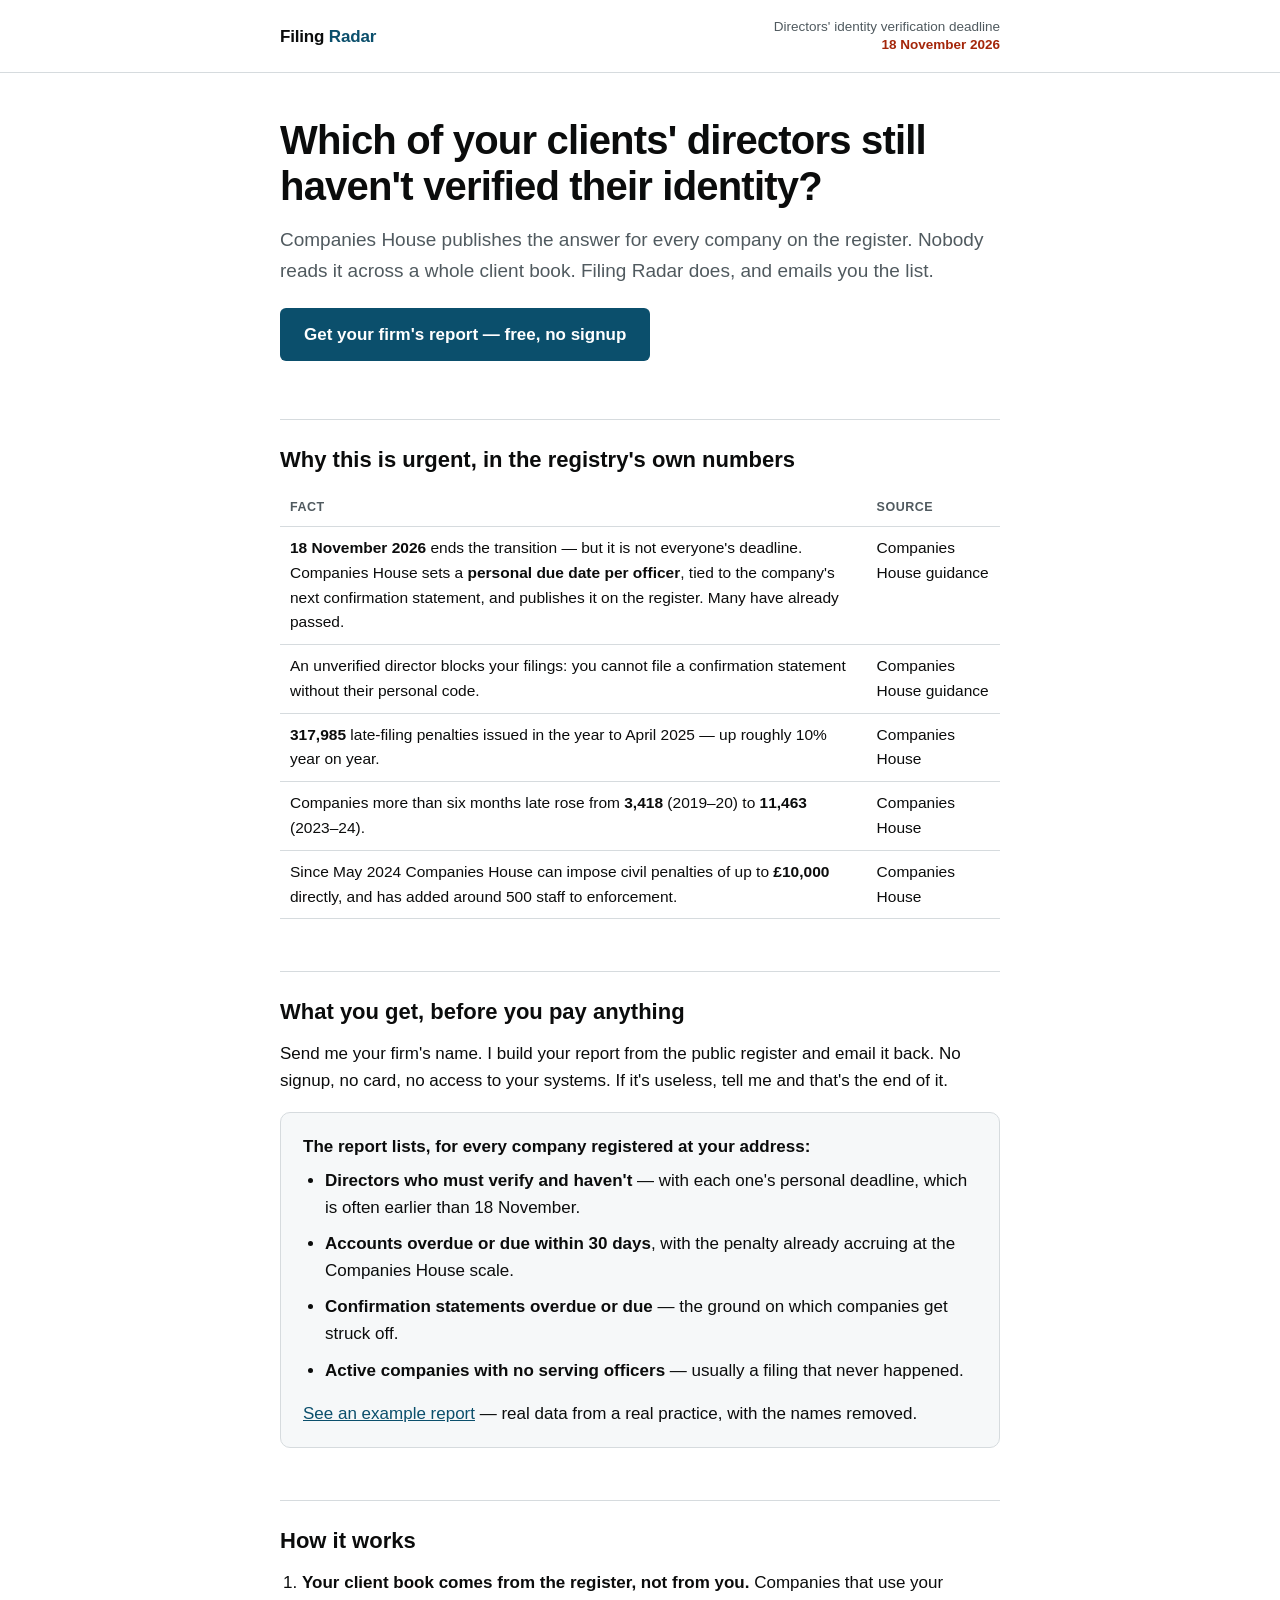
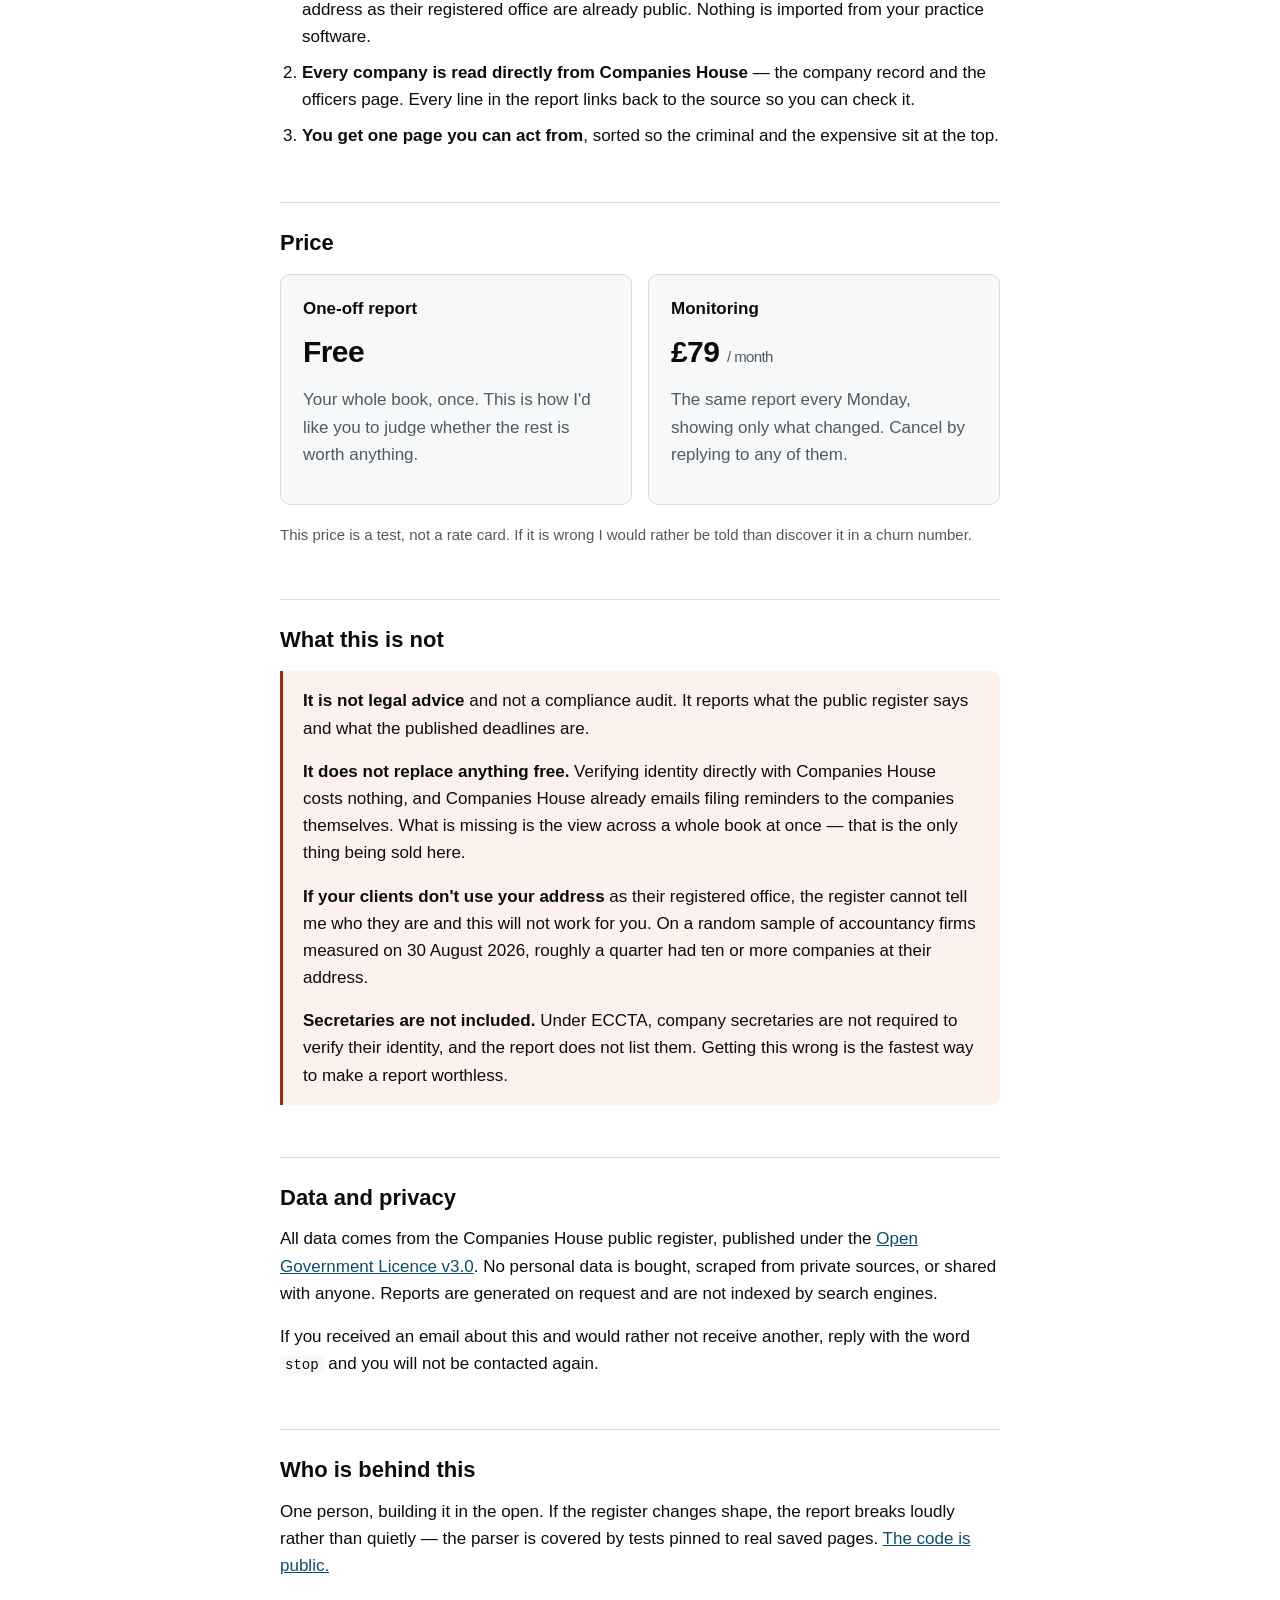
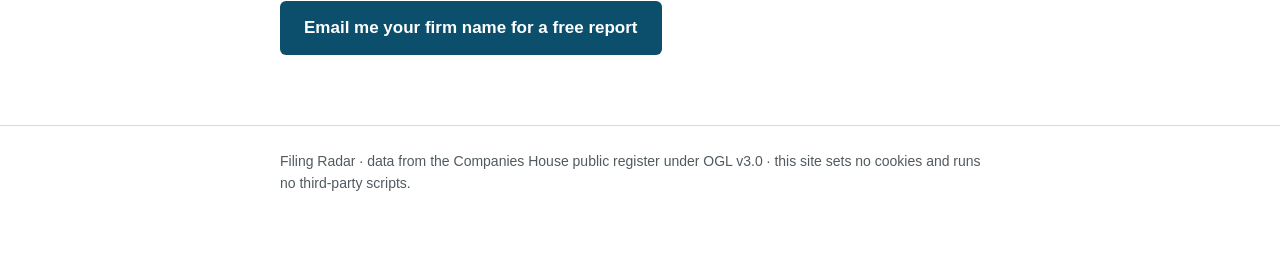
<file: index.html>
<!doctype html>
<html lang="en">
<head>
<meta charset="utf-8">
<meta name="viewport" content="width=device-width,initial-scale=1">
<title>Filing Radar — statutory risk across your whole client book</title>
<meta name="description" content="A weekly list of the statutory risks sitting in your client book, built from the public Companies House register. Identity verification, overdue accounts, confirmation statements.">
<link rel="stylesheet" href="style.css">
</head>
<body>
<header><div class="wrap">
  <div class="brand">Filing<span>&nbsp;Radar</span></div>
  <div class="deadline">Directors' identity verification deadline<br><b id="countdown">18 November 2026</b></div>
</div></header>

<main class="wrap">

<h1>Which of your clients' directors still haven't verified their identity?</h1>
<p class="lede">Companies House publishes the answer for every company on the register.
Nobody reads it across a whole client book. Filing Radar does, and emails you the list.</p>

<p><a class="cta" href="#free">Get your firm's report — free, no signup</a></p>

<h2>Why this is urgent, in the registry's own numbers</h2>
<div class="scroll"><table>
<thead><tr><th>Fact</th><th>Source</th></tr></thead>
<tbody>
<tr><td><strong>18 November 2026</strong> ends the transition — but it is not everyone's deadline. Companies House sets a <strong>personal due date per officer</strong>, tied to the company's next confirmation statement, and publishes it on the register. Many have already passed.</td><td>Companies House guidance</td></tr>
<tr><td>An unverified director blocks your filings: you cannot file a confirmation statement without their personal code.</td><td>Companies House guidance</td></tr>
<tr><td><strong>317,985</strong> late-filing penalties issued in the year to April 2025 — up roughly 10% year on year.</td><td>Companies House</td></tr>
<tr><td>Companies more than six months late rose from <strong>3,418</strong> (2019–20) to <strong>11,463</strong> (2023–24).</td><td>Companies House</td></tr>
<tr><td>Since May 2024 Companies House can impose civil penalties of up to <strong>£10,000</strong> directly, and has added around 500 staff to enforcement.</td><td>Companies House</td></tr>
</tbody>
</table></div>

<h2 id="free">What you get, before you pay anything</h2>
<p>Send me your firm's name. I build your report from the public register and email it back.
No signup, no card, no access to your systems. If it's useless, tell me and that's the end of it.</p>

<div class="card">
<h3>The report lists, for every company registered at your address:</h3>
<ul>
  <li><strong>Directors who must verify and haven't</strong> — with each one's personal deadline, which is often earlier than 18 November.</li>
  <li><strong>Accounts overdue or due within 30 days</strong>, with the penalty already accruing at the Companies House scale.</li>
  <li><strong>Confirmation statements overdue or due</strong> — the ground on which companies get struck off.</li>
  <li><strong>Active companies with no serving officers</strong> — usually a filing that never happened.</li>
</ul>
<p style="margin:0"><a href="sample/">See an example report</a> — real data from a real practice, with the names removed.</p>
</div>

<h2>How it works</h2>
<ol>
  <li><strong>Your client book comes from the register, not from you.</strong> Companies that use your address as their registered office are already public. Nothing is imported from your practice software.</li>
  <li><strong>Every company is read directly from Companies House</strong> — the company record and the officers page. Every line in the report links back to the source so you can check it.</li>
  <li><strong>You get one page you can act from</strong>, sorted so the criminal and the expensive sit at the top.</li>
</ol>

<h2>Price</h2>
<div class="price">
  <div class="card">
    <h3>One-off report</h3>
    <div class="amount">Free</div>
    <p style="color:var(--muted);margin-top:10px">Your whole book, once. This is how I'd like you to judge whether the rest is worth anything.</p>
  </div>
  <div class="card">
    <h3>Monitoring</h3>
    <div class="amount">£79 <small>/ month</small></div>
    <p style="color:var(--muted);margin-top:10px">The same report every Monday, showing only what changed. Cancel by replying to any of them.</p>
  </div>
</div>
<p style="color:var(--muted);font-size:15px">This price is a test, not a rate card. If it is wrong I would rather be told than discover it in a churn number.</p>

<h2>What this is not</h2>
<div class="limits">
<p><strong>It is not legal advice</strong> and not a compliance audit. It reports what the public register says and what the published deadlines are.</p>
<p><strong>It does not replace anything free.</strong> Verifying identity directly with Companies House costs nothing, and Companies House already emails filing reminders to the companies themselves. What is missing is the view across a whole book at once — that is the only thing being sold here.</p>
<p><strong>If your clients don't use your address</strong> as their registered office, the register cannot tell me who they are and this will not work for you. On a random sample of accountancy firms measured on 30 August 2026, roughly a quarter had ten or more companies at their address.</p>
<p><strong>Secretaries are not included.</strong> Under ECCTA, company secretaries are not required to verify their identity, and the report does not list them. Getting this wrong is the fastest way to make a report worthless.</p>
</div>

<h2>Data and privacy</h2>
<p>All data comes from the Companies House public register, published under the
<a href="https://www.nationalarchives.gov.uk/doc/open-government-licence/version/3/" rel="noopener">Open Government Licence v3.0</a>.
No personal data is bought, scraped from private sources, or shared with anyone.
Reports are generated on request and are not indexed by search engines.</p>
<p>If you received an email about this and would rather not receive another, reply with
the word <code>stop</code> and you will not be contacted again.</p>

<h2>Who is behind this</h2>
<p>One person, building it in the open. If the register changes shape, the report breaks
loudly rather than quietly — the parser is covered by tests pinned to real saved pages.
<a href="https://github.com/bomj987/filing-radar" rel="noopener">The code is public.</a></p>

<p><a class="cta" href="mailto:matvejmazhuev@gmail.com?subject=Filing%20Radar%20report&body=Firm%20name%3A%20%0AAddress%20or%20company%20number%3A%20%0A">Email me your firm name for a free report</a></p>

</main>

<footer><div class="wrap">
Filing Radar · data from the Companies House public register under OGL v3.0 ·
this site sets no cookies and runs no third-party scripts.
</div></footer>

<script>
// Countdown to the identity verification deadline. This is the only script on the
// page: no dependencies, no tracking, nothing is sent anywhere.
(function () {
  var el = document.getElementById('countdown');
  if (!el) return;
  var deadline = new Date('2026-11-18T00:00:00Z');
  var days = Math.ceil((deadline - new Date()) / 86400000);
  if (days > 0) el.textContent = days + ' days left · 18 November 2026';
})();
</script>
</body>
</html>
</file>
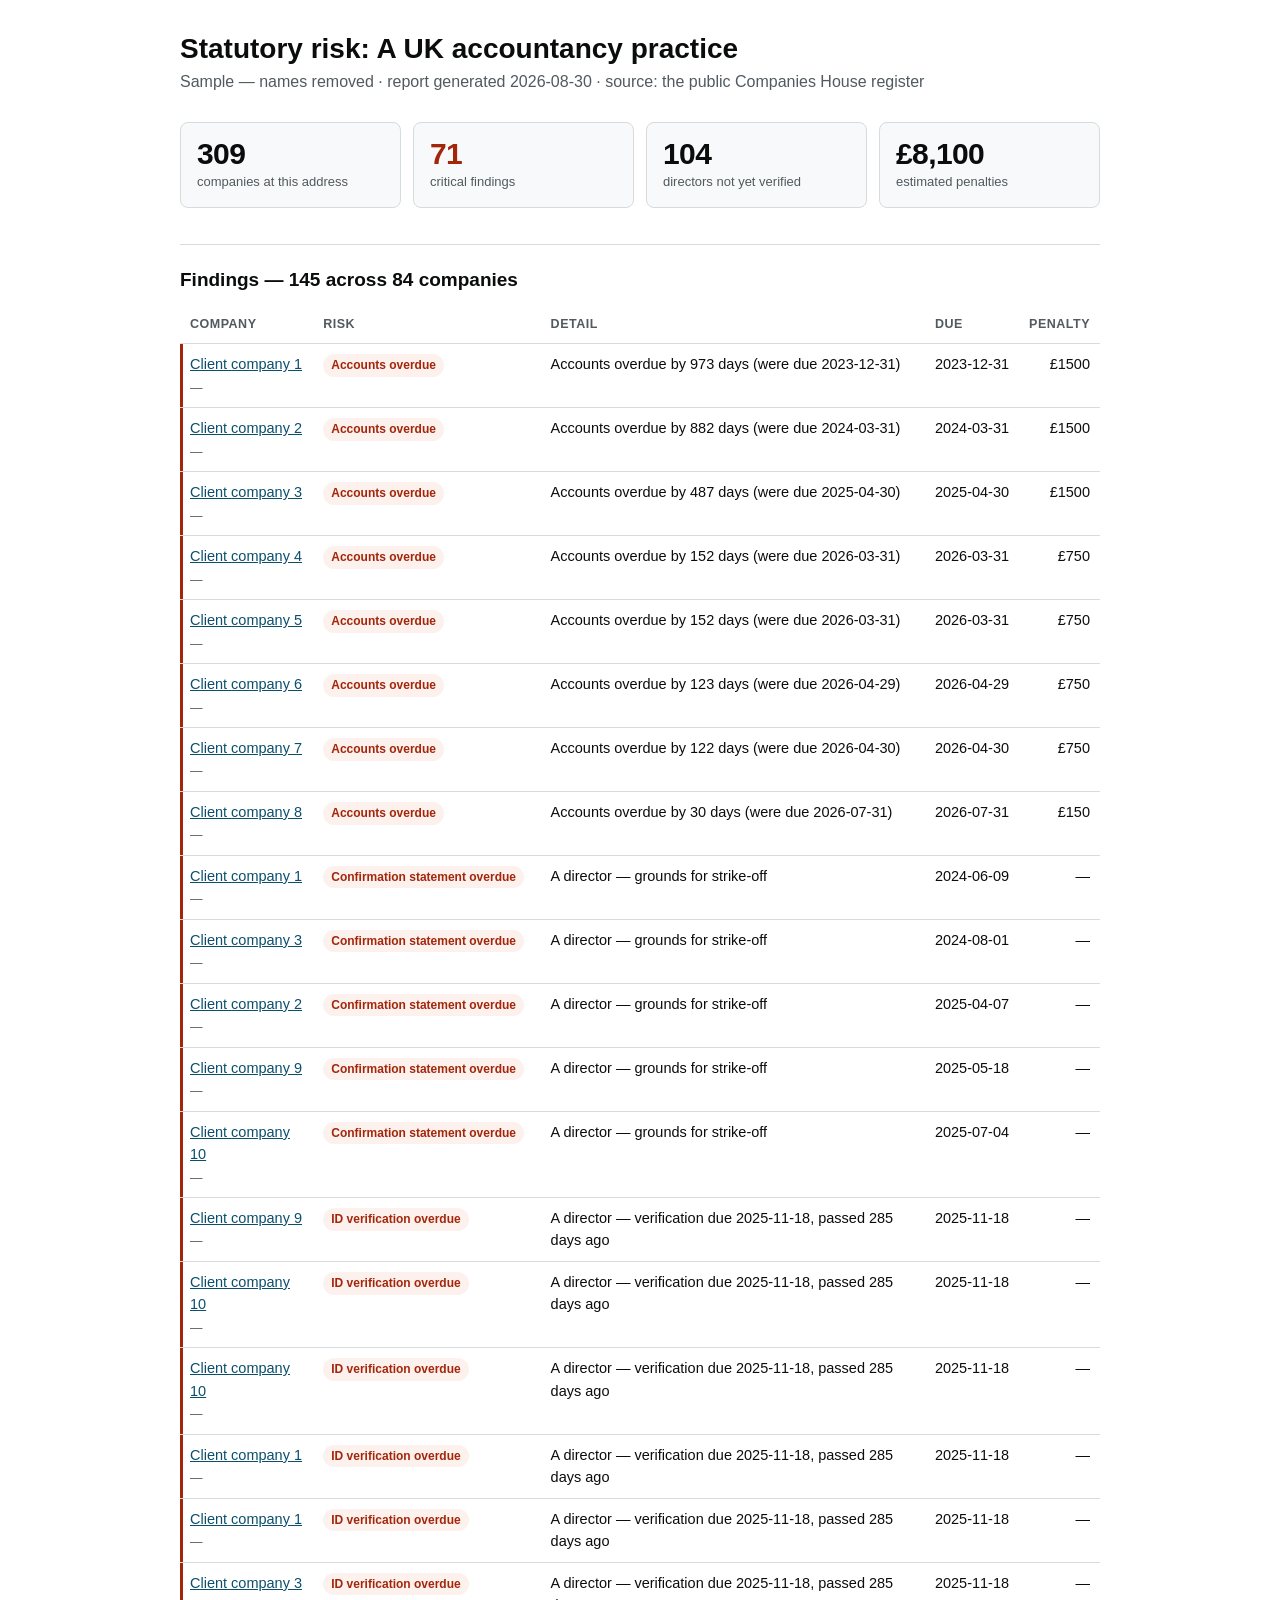
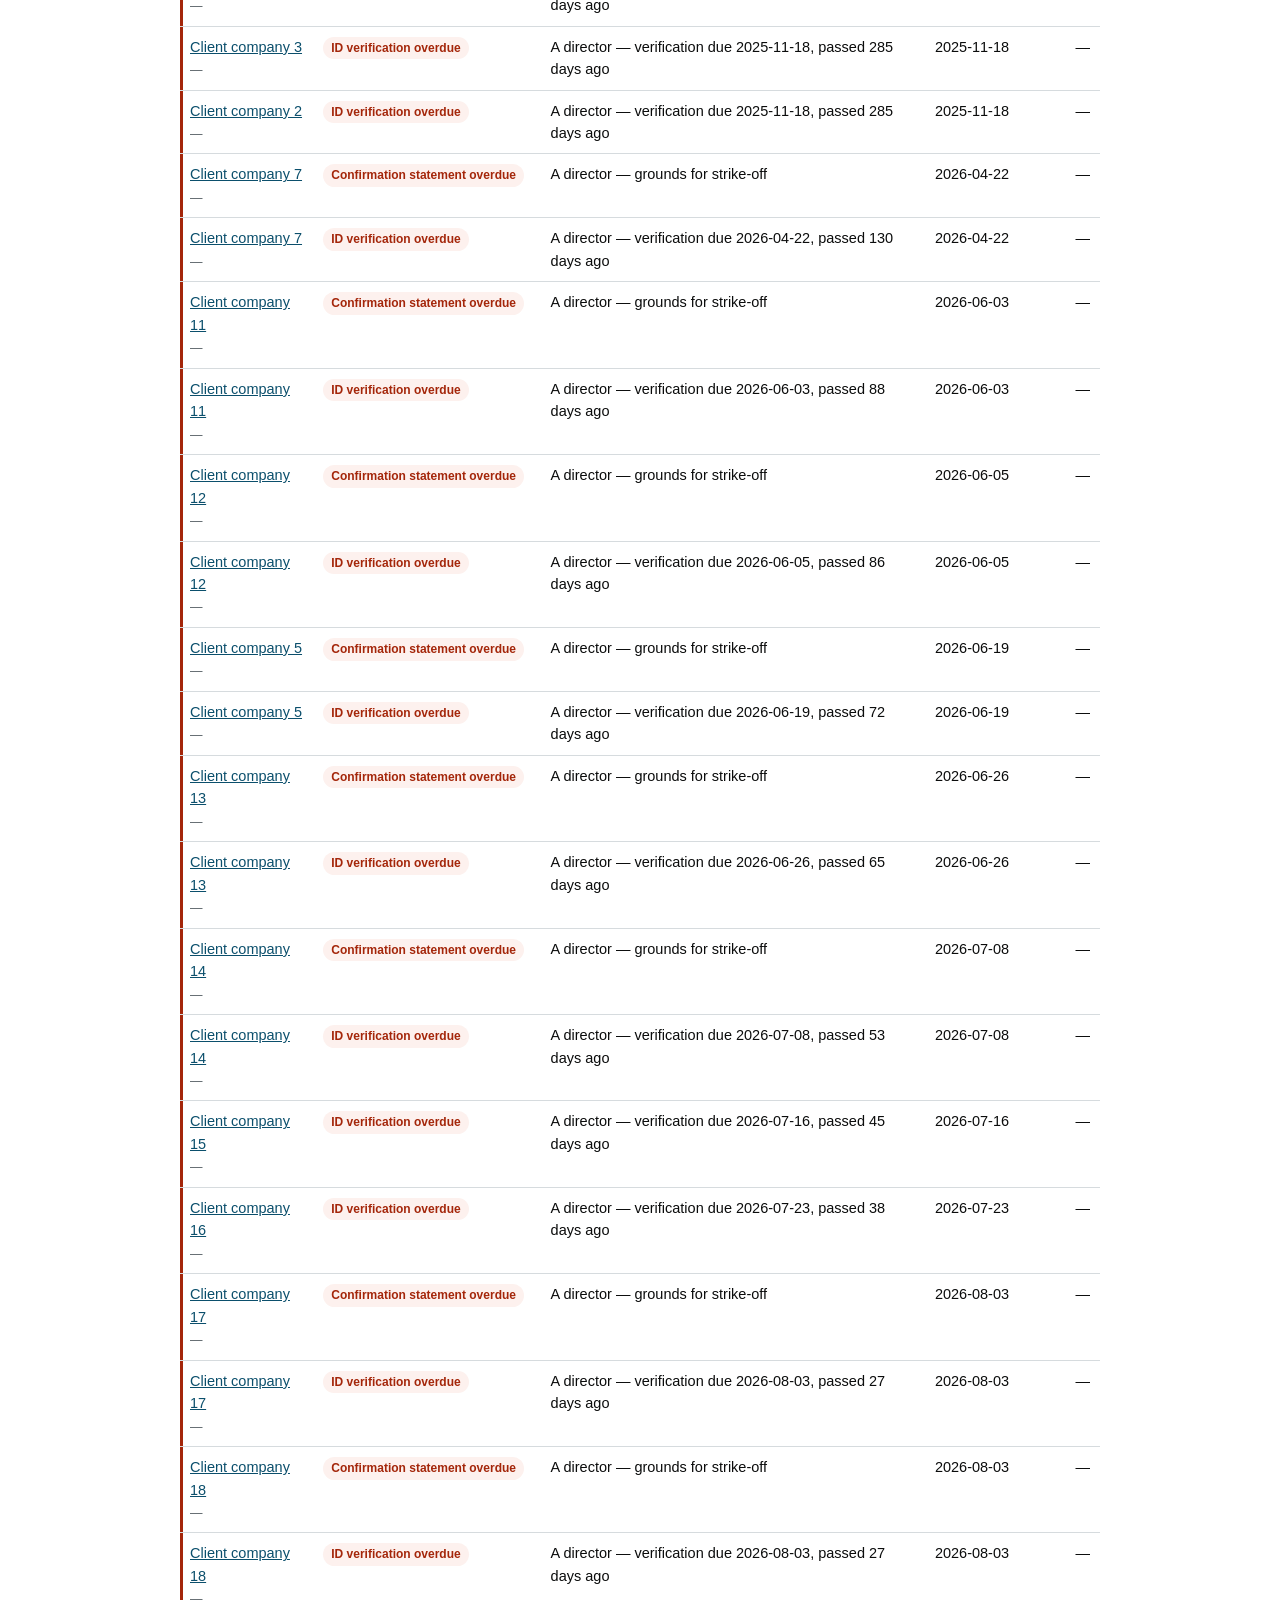
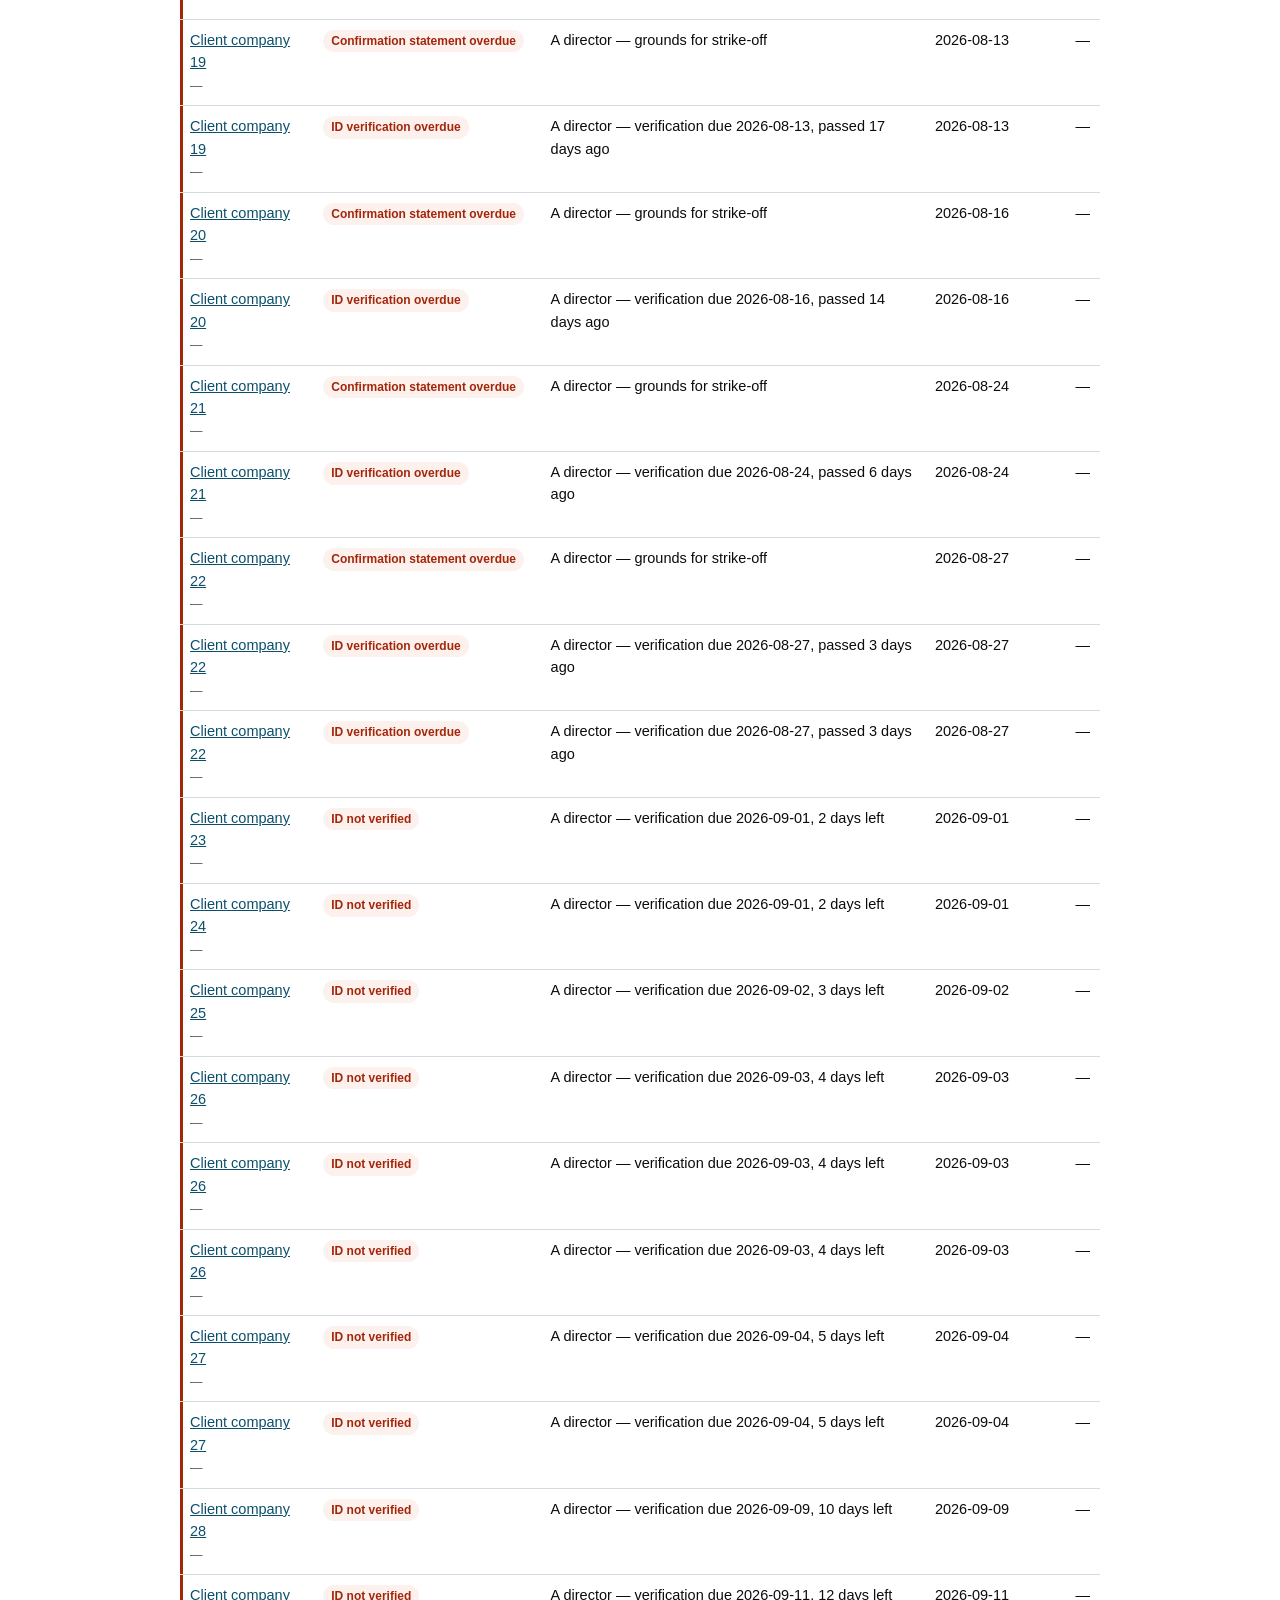
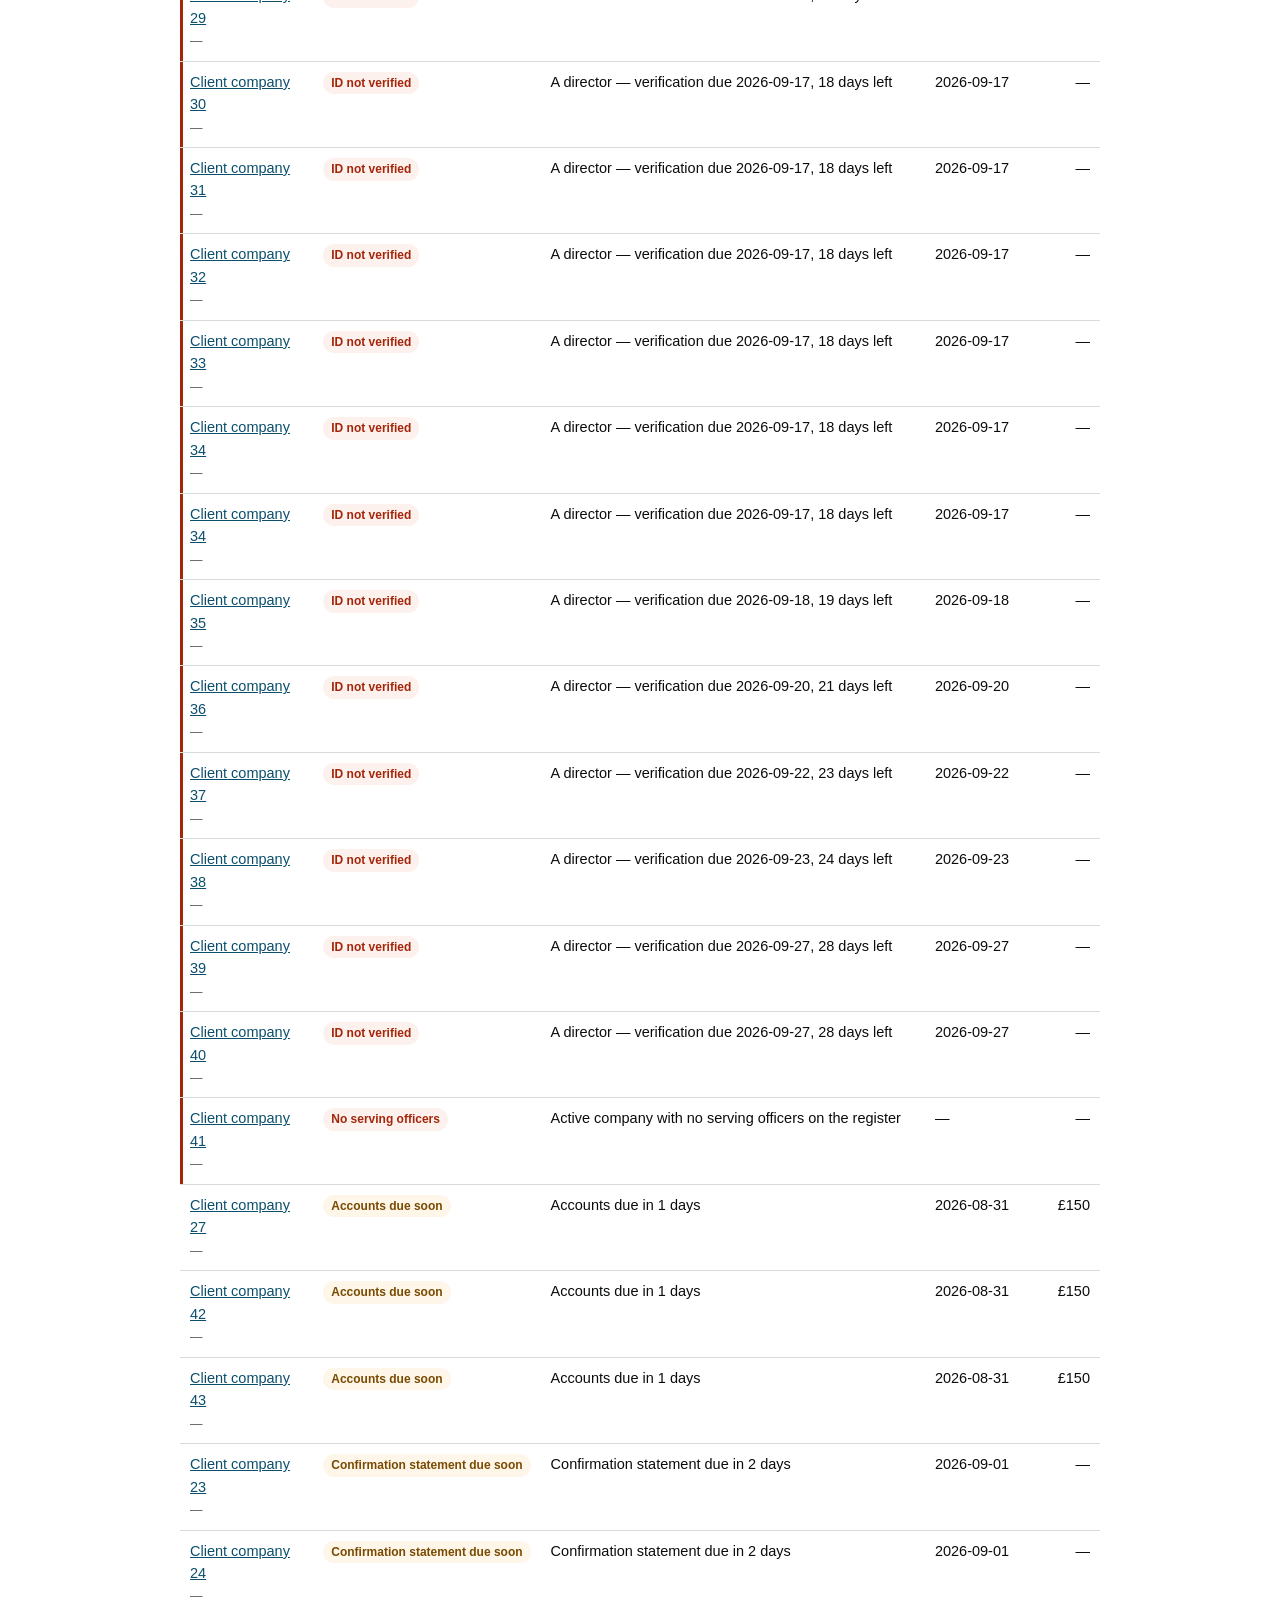
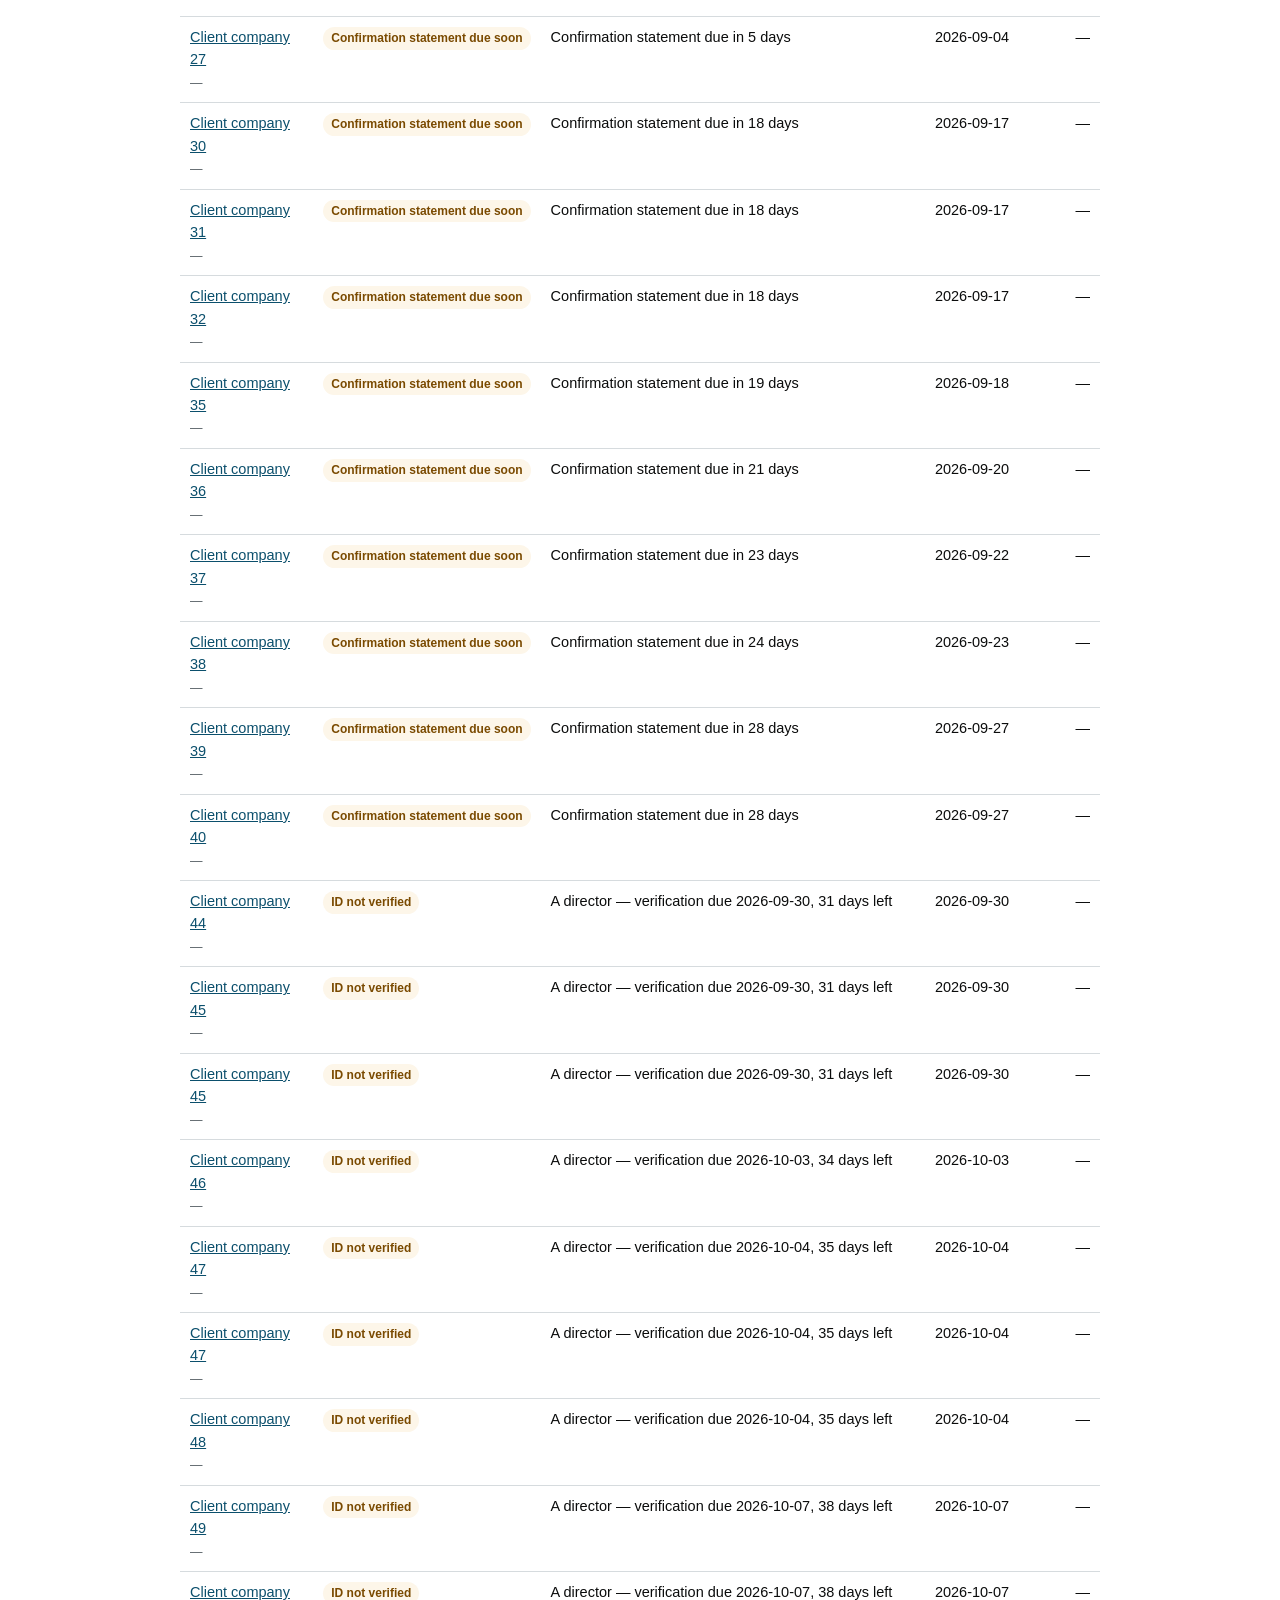
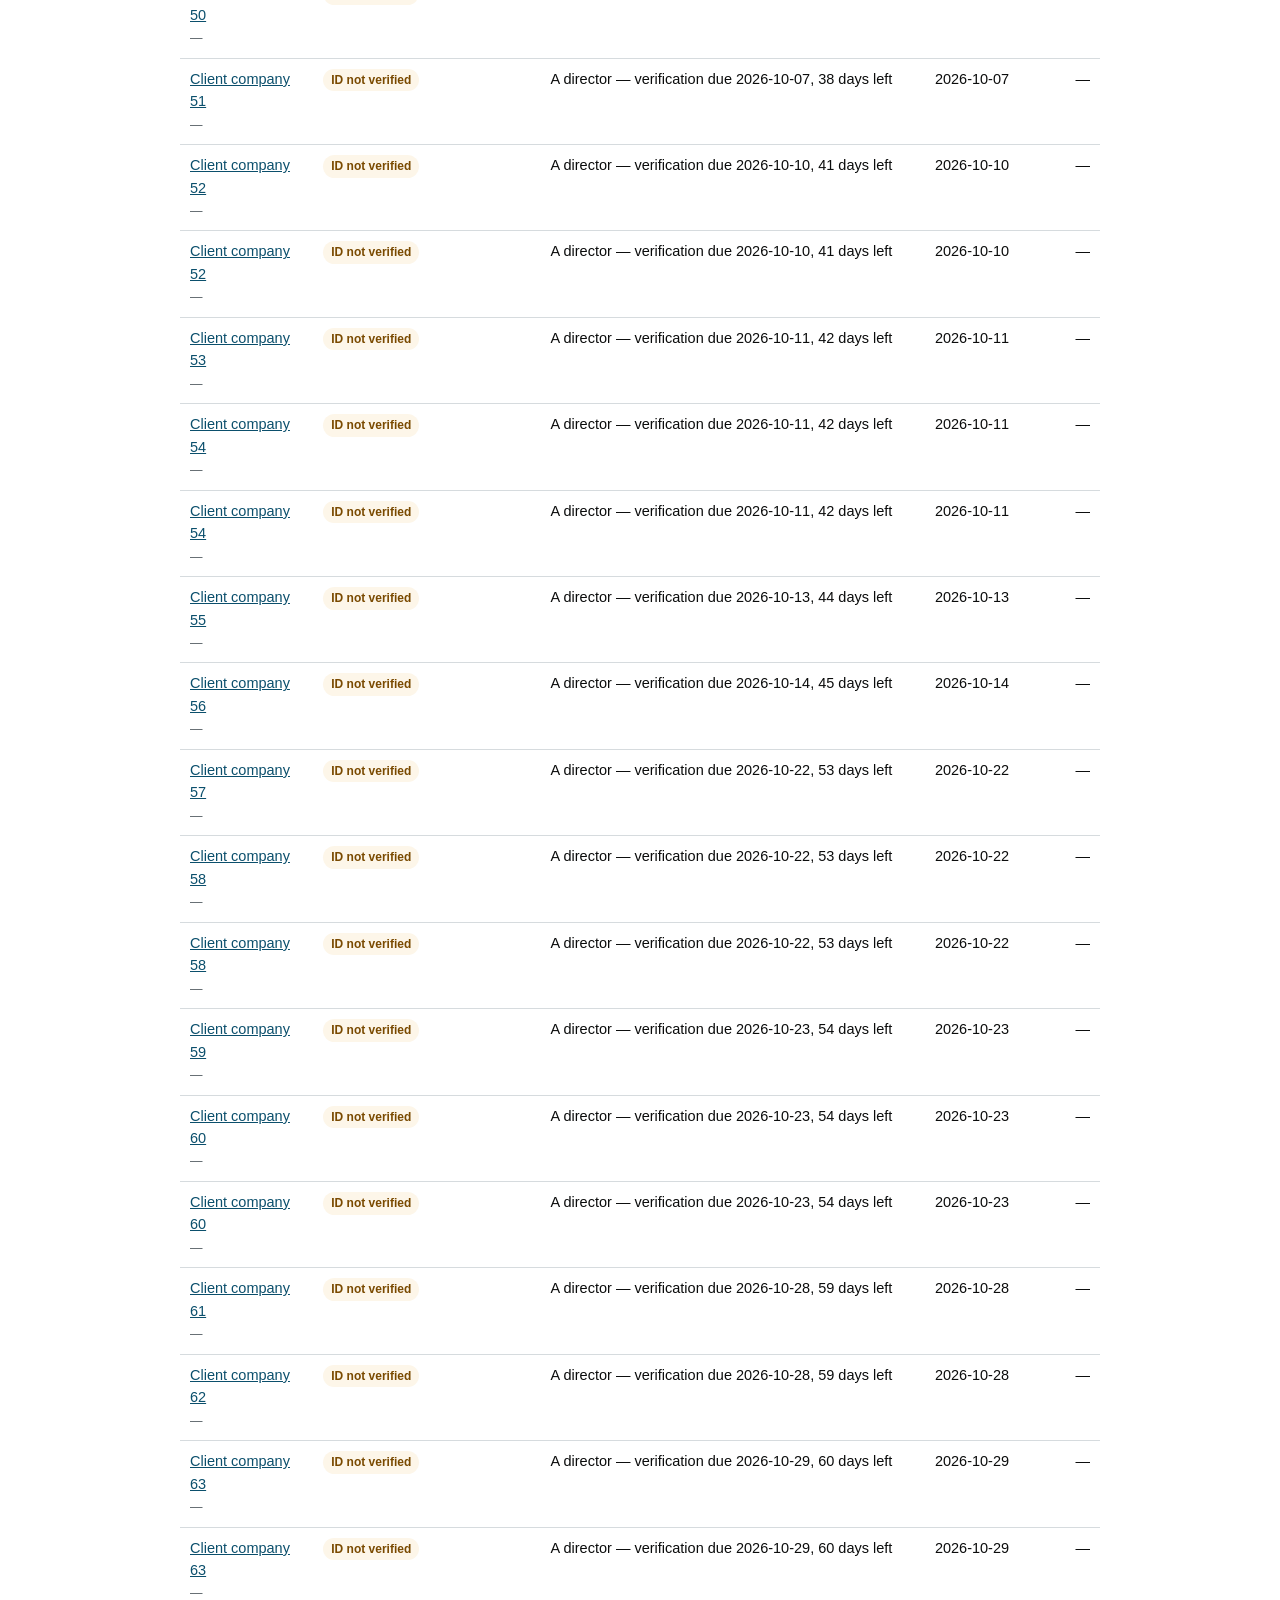
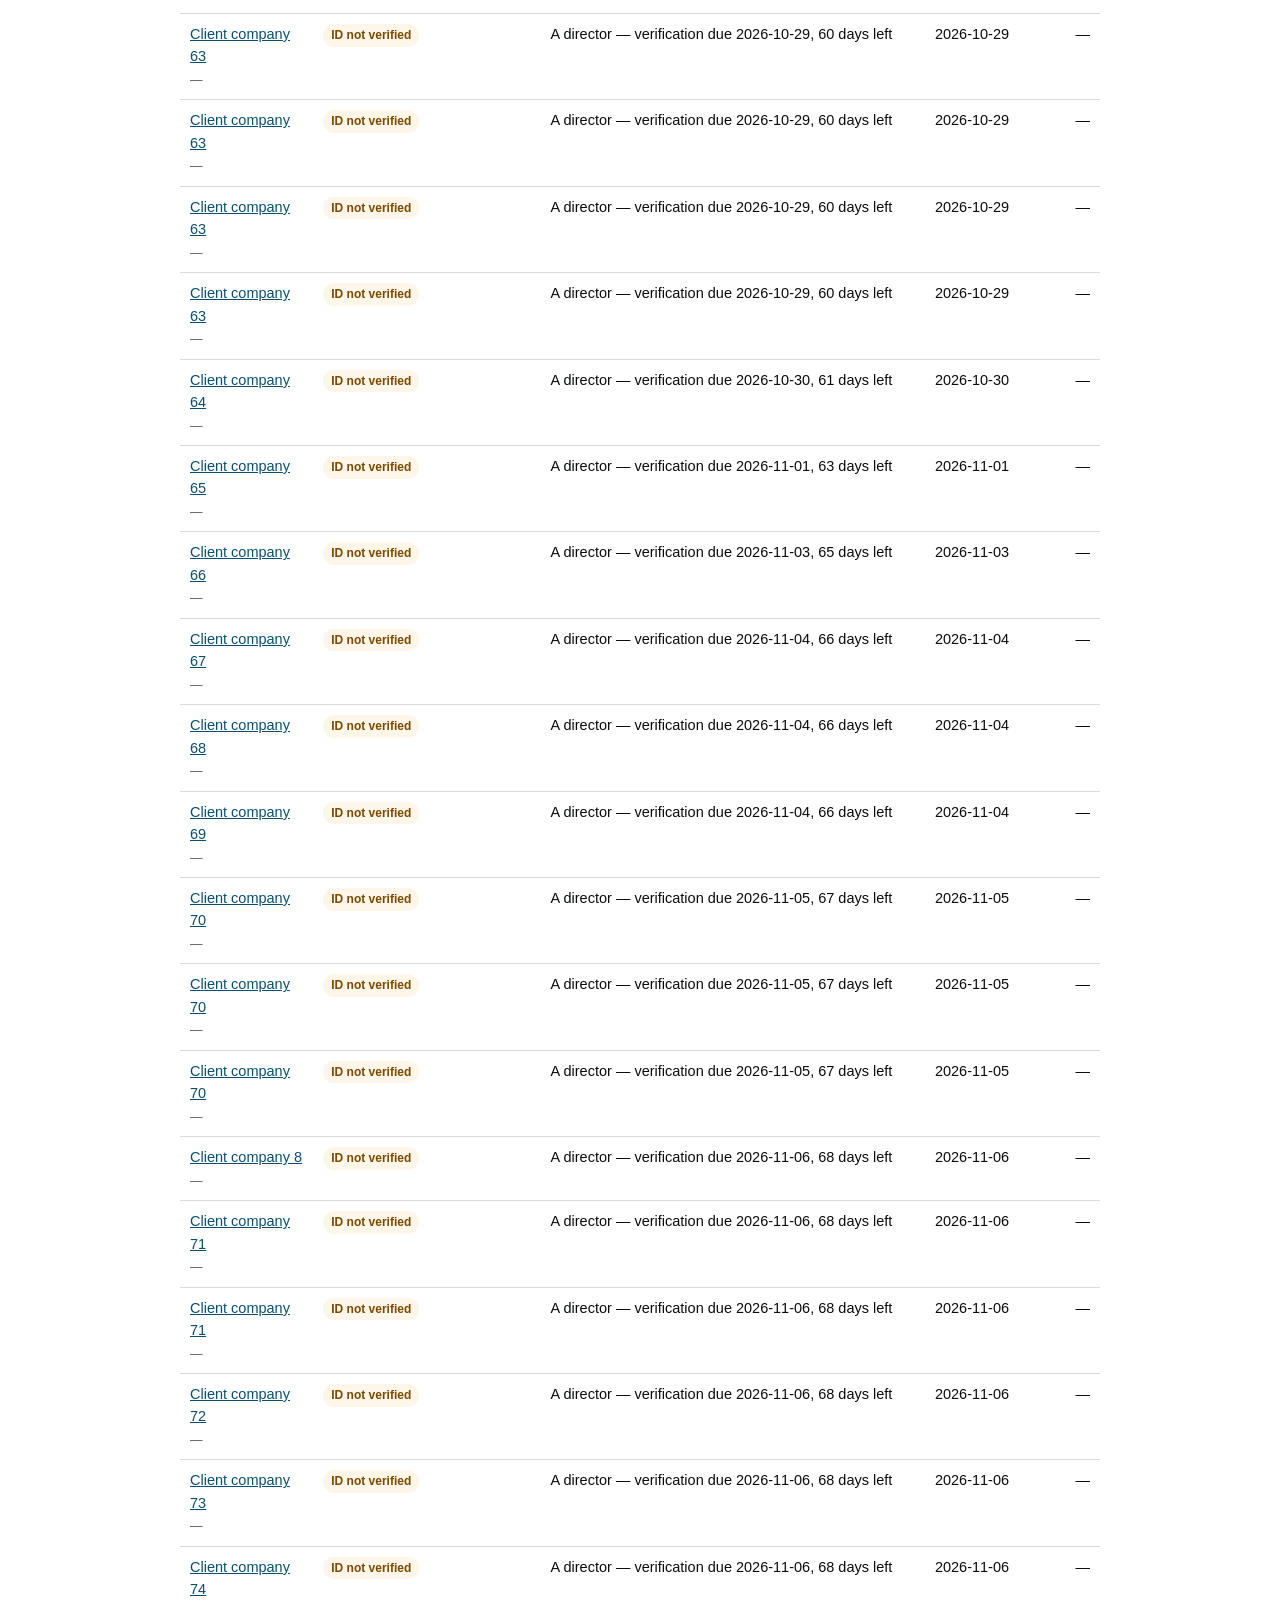
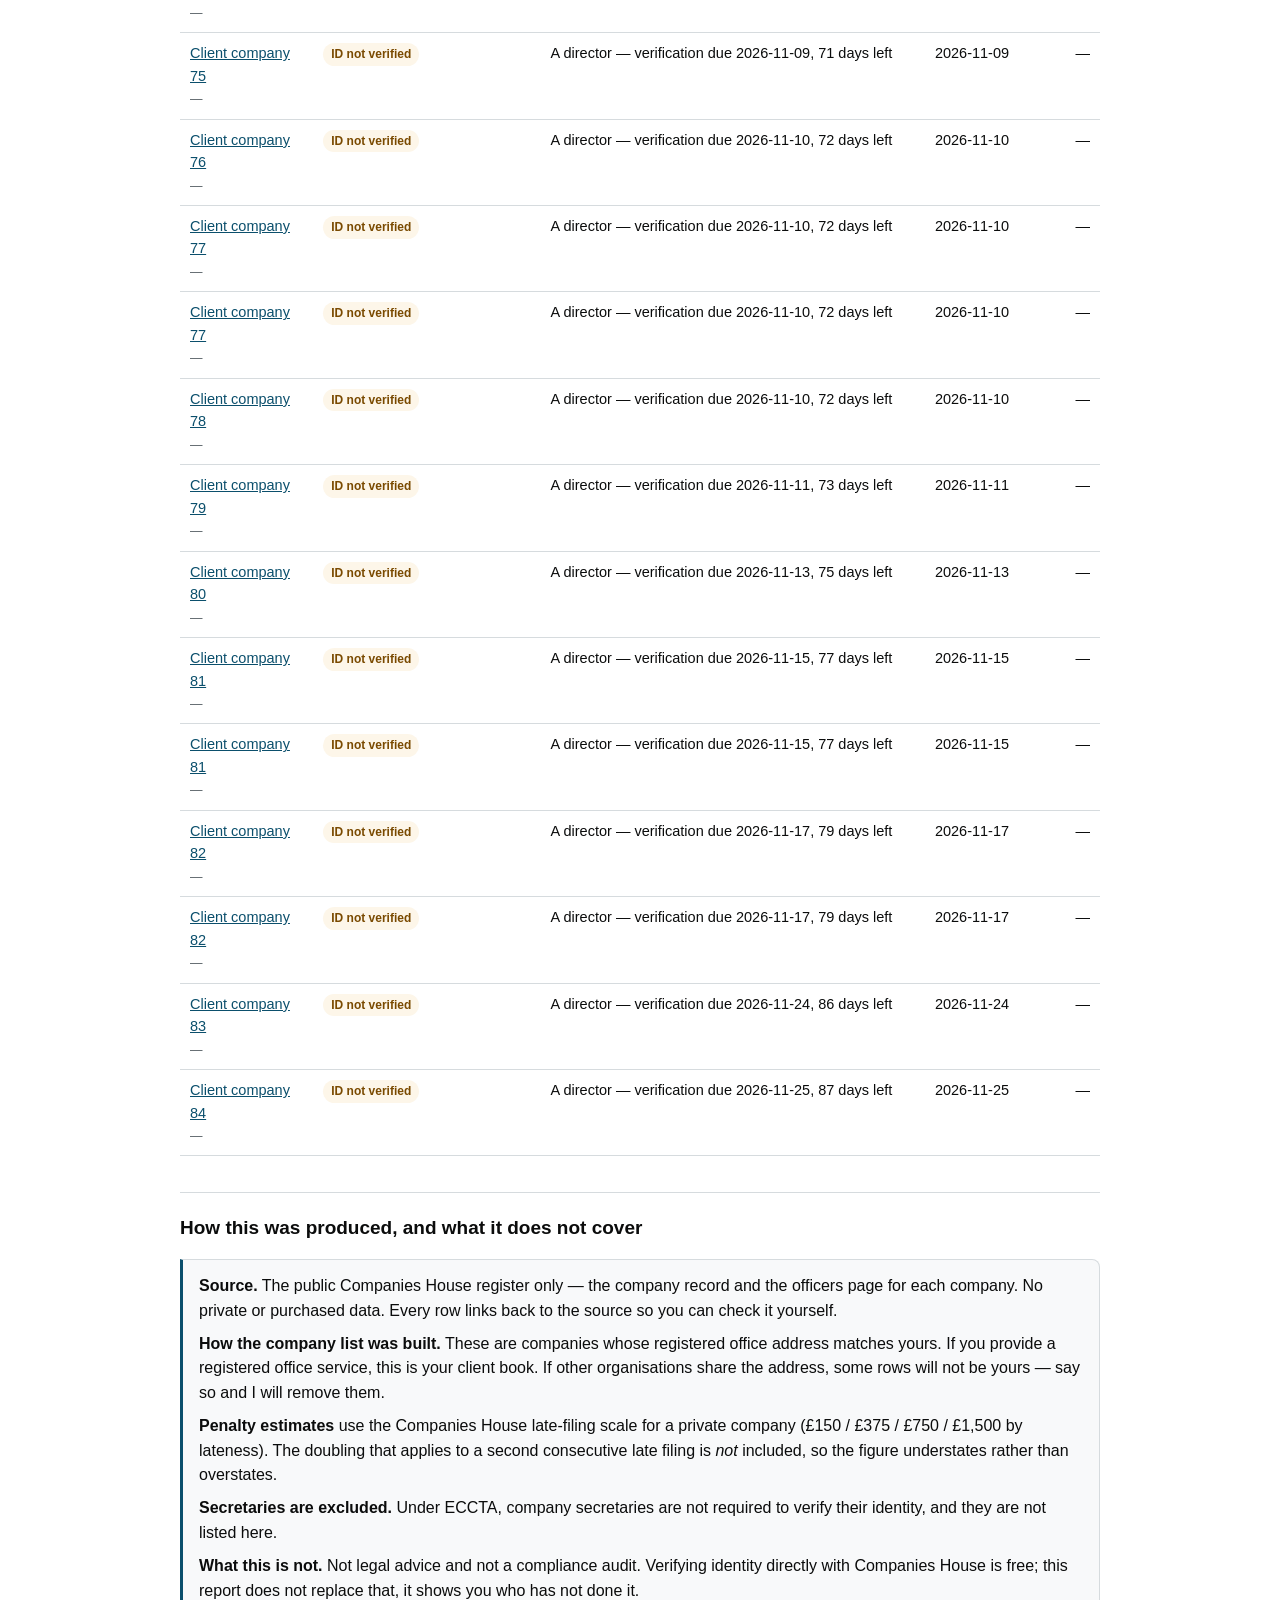
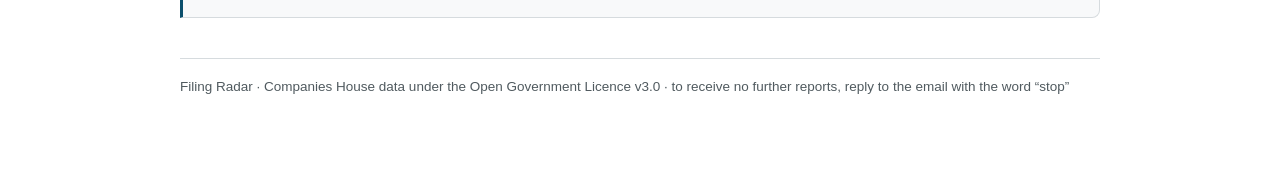
<file: sample/index.html>
<!doctype html><html lang="en"><head><meta charset="utf-8">
<meta name="viewport" content="width=device-width,initial-scale=1">
<meta name="robots" content="noindex,nofollow">
<title>Filing Radar — A UK accountancy practice</title><style>
:root{--bg:#fff;--fg:#0b0c0c;--muted:#505a5f;--line:#d6dbde;--card:#f8f9fa;
--crit:#a4260a;--critbg:#fdf1ee;--warn:#7a4a00;--warnbg:#fdf6e9;--accent:#0b4f6c}
@media (prefers-color-scheme:dark){:root:not([data-theme=light]){--bg:#12161a;--fg:#e9eef2;
--muted:#9aa7b0;--line:#2a333b;--card:#181e24;--crit:#ff8f75;--critbg:#2a1512;
--warn:#f0c07a;--warnbg:#2a2113;--accent:#7ec8e3}}
*{box-sizing:border-box}
body{margin:0;background:var(--bg);color:var(--fg);
font:16px/1.55 -apple-system,BlinkMacSystemFont,"Segoe UI",Helvetica,Arial,sans-serif}
.wrap{max-width:960px;margin:0 auto;padding:32px 20px 72px}
h1{font-size:28px;line-height:1.2;margin:0 0 4px}
h2{font-size:19px;margin:36px 0 12px;padding-top:20px;border-top:1px solid var(--line)}
.sub{color:var(--muted);margin:0 0 28px}
.tiles{display:grid;grid-template-columns:repeat(auto-fit,minmax(150px,1fr));gap:12px;margin:0 0 8px}
.tile{background:var(--card);border:1px solid var(--line);border-radius:8px;padding:14px 16px}
.tile .n{font-size:30px;font-weight:650;letter-spacing:-.02em;line-height:1.1}
.tile .l{color:var(--muted);font-size:13px;margin-top:2px}
.tile.crit .n{color:var(--crit)}
.scroll{overflow-x:auto;-webkit-overflow-scrolling:touch}
table{border-collapse:collapse;width:100%;min-width:640px;font-size:14.5px}
th,td{text-align:left;padding:9px 10px;border-bottom:1px solid var(--line);vertical-align:top}
th{font-size:12.5px;text-transform:uppercase;letter-spacing:.04em;color:var(--muted);font-weight:600}
tr.crit td:first-child{box-shadow:inset 3px 0 0 var(--crit)}
.badge{display:inline-block;font-size:12px;font-weight:600;padding:2px 8px;border-radius:999px;white-space:nowrap}
.badge.crit{background:var(--critbg);color:var(--crit)}
.badge.warn{background:var(--warnbg);color:var(--warn)}
a{color:var(--accent)}
.note{background:var(--card);border:1px solid var(--line);border-left:3px solid var(--accent);
border-radius:0 8px 8px 0;padding:14px 16px;margin:16px 0}
.note p{margin:0 0 8px}.note p:last-child{margin:0}
footer{margin-top:40px;padding-top:18px;border-top:1px solid var(--line);color:var(--muted);font-size:13.5px}
</style></head><body><div class="wrap">
<h1>Statutory risk: A UK accountancy practice</h1>
<p class="sub">Sample — names removed · report generated 2026-08-30
· source: the public Companies House register</p>
<div class="tiles">
<div class="tile"><div class="n">309</div><div class="l">companies at this address</div></div>
<div class="tile crit"><div class="n">71</div><div class="l">critical findings</div></div>
<div class="tile"><div class="n">104</div><div class="l">directors not yet verified</div></div>
<div class="tile"><div class="n">£8,100</div><div class="l">estimated penalties</div></div>
</div>
<h2>Findings — 145 across 84 companies</h2>
<div class="scroll"><table><thead><tr><th>Company</th><th>Risk</th><th>Detail</th><th>Due</th><th style="text-align:right">Penalty</th></tr></thead>
<tbody><tr class="crit"><td><a href="https://find-and-update.company-information.service.gov.uk/company/—" rel="noopener">Client company 1</a><br><span style="color:var(--muted);font-size:12.5px">—</span></td><td><span class="badge crit">Accounts overdue</span></td><td>Accounts overdue by 973 days (were due 2023-12-31)</td><td style="white-space:nowrap">2023-12-31</td><td style="text-align:right">£1500</td></tr><tr class="crit"><td><a href="https://find-and-update.company-information.service.gov.uk/company/—" rel="noopener">Client company 2</a><br><span style="color:var(--muted);font-size:12.5px">—</span></td><td><span class="badge crit">Accounts overdue</span></td><td>Accounts overdue by 882 days (were due 2024-03-31)</td><td style="white-space:nowrap">2024-03-31</td><td style="text-align:right">£1500</td></tr><tr class="crit"><td><a href="https://find-and-update.company-information.service.gov.uk/company/—" rel="noopener">Client company 3</a><br><span style="color:var(--muted);font-size:12.5px">—</span></td><td><span class="badge crit">Accounts overdue</span></td><td>Accounts overdue by 487 days (were due 2025-04-30)</td><td style="white-space:nowrap">2025-04-30</td><td style="text-align:right">£1500</td></tr><tr class="crit"><td><a href="https://find-and-update.company-information.service.gov.uk/company/—" rel="noopener">Client company 4</a><br><span style="color:var(--muted);font-size:12.5px">—</span></td><td><span class="badge crit">Accounts overdue</span></td><td>Accounts overdue by 152 days (were due 2026-03-31)</td><td style="white-space:nowrap">2026-03-31</td><td style="text-align:right">£750</td></tr><tr class="crit"><td><a href="https://find-and-update.company-information.service.gov.uk/company/—" rel="noopener">Client company 5</a><br><span style="color:var(--muted);font-size:12.5px">—</span></td><td><span class="badge crit">Accounts overdue</span></td><td>Accounts overdue by 152 days (were due 2026-03-31)</td><td style="white-space:nowrap">2026-03-31</td><td style="text-align:right">£750</td></tr><tr class="crit"><td><a href="https://find-and-update.company-information.service.gov.uk/company/—" rel="noopener">Client company 6</a><br><span style="color:var(--muted);font-size:12.5px">—</span></td><td><span class="badge crit">Accounts overdue</span></td><td>Accounts overdue by 123 days (were due 2026-04-29)</td><td style="white-space:nowrap">2026-04-29</td><td style="text-align:right">£750</td></tr><tr class="crit"><td><a href="https://find-and-update.company-information.service.gov.uk/company/—" rel="noopener">Client company 7</a><br><span style="color:var(--muted);font-size:12.5px">—</span></td><td><span class="badge crit">Accounts overdue</span></td><td>Accounts overdue by 122 days (were due 2026-04-30)</td><td style="white-space:nowrap">2026-04-30</td><td style="text-align:right">£750</td></tr><tr class="crit"><td><a href="https://find-and-update.company-information.service.gov.uk/company/—" rel="noopener">Client company 8</a><br><span style="color:var(--muted);font-size:12.5px">—</span></td><td><span class="badge crit">Accounts overdue</span></td><td>Accounts overdue by 30 days (were due 2026-07-31)</td><td style="white-space:nowrap">2026-07-31</td><td style="text-align:right">£150</td></tr><tr class="crit"><td><a href="https://find-and-update.company-information.service.gov.uk/company/—" rel="noopener">Client company 1</a><br><span style="color:var(--muted);font-size:12.5px">—</span></td><td><span class="badge crit">Confirmation statement overdue</span></td><td>A director — grounds for strike-off</td><td style="white-space:nowrap">2024-06-09</td><td style="text-align:right">—</td></tr><tr class="crit"><td><a href="https://find-and-update.company-information.service.gov.uk/company/—" rel="noopener">Client company 3</a><br><span style="color:var(--muted);font-size:12.5px">—</span></td><td><span class="badge crit">Confirmation statement overdue</span></td><td>A director — grounds for strike-off</td><td style="white-space:nowrap">2024-08-01</td><td style="text-align:right">—</td></tr><tr class="crit"><td><a href="https://find-and-update.company-information.service.gov.uk/company/—" rel="noopener">Client company 2</a><br><span style="color:var(--muted);font-size:12.5px">—</span></td><td><span class="badge crit">Confirmation statement overdue</span></td><td>A director — grounds for strike-off</td><td style="white-space:nowrap">2025-04-07</td><td style="text-align:right">—</td></tr><tr class="crit"><td><a href="https://find-and-update.company-information.service.gov.uk/company/—" rel="noopener">Client company 9</a><br><span style="color:var(--muted);font-size:12.5px">—</span></td><td><span class="badge crit">Confirmation statement overdue</span></td><td>A director — grounds for strike-off</td><td style="white-space:nowrap">2025-05-18</td><td style="text-align:right">—</td></tr><tr class="crit"><td><a href="https://find-and-update.company-information.service.gov.uk/company/—" rel="noopener">Client company 10</a><br><span style="color:var(--muted);font-size:12.5px">—</span></td><td><span class="badge crit">Confirmation statement overdue</span></td><td>A director — grounds for strike-off</td><td style="white-space:nowrap">2025-07-04</td><td style="text-align:right">—</td></tr><tr class="crit"><td><a href="https://find-and-update.company-information.service.gov.uk/company/—" rel="noopener">Client company 9</a><br><span style="color:var(--muted);font-size:12.5px">—</span></td><td><span class="badge crit">ID verification overdue</span></td><td>A director — verification due 2025-11-18, passed 285 days ago</td><td style="white-space:nowrap">2025-11-18</td><td style="text-align:right">—</td></tr><tr class="crit"><td><a href="https://find-and-update.company-information.service.gov.uk/company/—" rel="noopener">Client company 10</a><br><span style="color:var(--muted);font-size:12.5px">—</span></td><td><span class="badge crit">ID verification overdue</span></td><td>A director — verification due 2025-11-18, passed 285 days ago</td><td style="white-space:nowrap">2025-11-18</td><td style="text-align:right">—</td></tr><tr class="crit"><td><a href="https://find-and-update.company-information.service.gov.uk/company/—" rel="noopener">Client company 10</a><br><span style="color:var(--muted);font-size:12.5px">—</span></td><td><span class="badge crit">ID verification overdue</span></td><td>A director — verification due 2025-11-18, passed 285 days ago</td><td style="white-space:nowrap">2025-11-18</td><td style="text-align:right">—</td></tr><tr class="crit"><td><a href="https://find-and-update.company-information.service.gov.uk/company/—" rel="noopener">Client company 1</a><br><span style="color:var(--muted);font-size:12.5px">—</span></td><td><span class="badge crit">ID verification overdue</span></td><td>A director — verification due 2025-11-18, passed 285 days ago</td><td style="white-space:nowrap">2025-11-18</td><td style="text-align:right">—</td></tr><tr class="crit"><td><a href="https://find-and-update.company-information.service.gov.uk/company/—" rel="noopener">Client company 1</a><br><span style="color:var(--muted);font-size:12.5px">—</span></td><td><span class="badge crit">ID verification overdue</span></td><td>A director — verification due 2025-11-18, passed 285 days ago</td><td style="white-space:nowrap">2025-11-18</td><td style="text-align:right">—</td></tr><tr class="crit"><td><a href="https://find-and-update.company-information.service.gov.uk/company/—" rel="noopener">Client company 3</a><br><span style="color:var(--muted);font-size:12.5px">—</span></td><td><span class="badge crit">ID verification overdue</span></td><td>A director — verification due 2025-11-18, passed 285 days ago</td><td style="white-space:nowrap">2025-11-18</td><td style="text-align:right">—</td></tr><tr class="crit"><td><a href="https://find-and-update.company-information.service.gov.uk/company/—" rel="noopener">Client company 3</a><br><span style="color:var(--muted);font-size:12.5px">—</span></td><td><span class="badge crit">ID verification overdue</span></td><td>A director — verification due 2025-11-18, passed 285 days ago</td><td style="white-space:nowrap">2025-11-18</td><td style="text-align:right">—</td></tr><tr class="crit"><td><a href="https://find-and-update.company-information.service.gov.uk/company/—" rel="noopener">Client company 2</a><br><span style="color:var(--muted);font-size:12.5px">—</span></td><td><span class="badge crit">ID verification overdue</span></td><td>A director — verification due 2025-11-18, passed 285 days ago</td><td style="white-space:nowrap">2025-11-18</td><td style="text-align:right">—</td></tr><tr class="crit"><td><a href="https://find-and-update.company-information.service.gov.uk/company/—" rel="noopener">Client company 7</a><br><span style="color:var(--muted);font-size:12.5px">—</span></td><td><span class="badge crit">Confirmation statement overdue</span></td><td>A director — grounds for strike-off</td><td style="white-space:nowrap">2026-04-22</td><td style="text-align:right">—</td></tr><tr class="crit"><td><a href="https://find-and-update.company-information.service.gov.uk/company/—" rel="noopener">Client company 7</a><br><span style="color:var(--muted);font-size:12.5px">—</span></td><td><span class="badge crit">ID verification overdue</span></td><td>A director — verification due 2026-04-22, passed 130 days ago</td><td style="white-space:nowrap">2026-04-22</td><td style="text-align:right">—</td></tr><tr class="crit"><td><a href="https://find-and-update.company-information.service.gov.uk/company/—" rel="noopener">Client company 11</a><br><span style="color:var(--muted);font-size:12.5px">—</span></td><td><span class="badge crit">Confirmation statement overdue</span></td><td>A director — grounds for strike-off</td><td style="white-space:nowrap">2026-06-03</td><td style="text-align:right">—</td></tr><tr class="crit"><td><a href="https://find-and-update.company-information.service.gov.uk/company/—" rel="noopener">Client company 11</a><br><span style="color:var(--muted);font-size:12.5px">—</span></td><td><span class="badge crit">ID verification overdue</span></td><td>A director — verification due 2026-06-03, passed 88 days ago</td><td style="white-space:nowrap">2026-06-03</td><td style="text-align:right">—</td></tr><tr class="crit"><td><a href="https://find-and-update.company-information.service.gov.uk/company/—" rel="noopener">Client company 12</a><br><span style="color:var(--muted);font-size:12.5px">—</span></td><td><span class="badge crit">Confirmation statement overdue</span></td><td>A director — grounds for strike-off</td><td style="white-space:nowrap">2026-06-05</td><td style="text-align:right">—</td></tr><tr class="crit"><td><a href="https://find-and-update.company-information.service.gov.uk/company/—" rel="noopener">Client company 12</a><br><span style="color:var(--muted);font-size:12.5px">—</span></td><td><span class="badge crit">ID verification overdue</span></td><td>A director — verification due 2026-06-05, passed 86 days ago</td><td style="white-space:nowrap">2026-06-05</td><td style="text-align:right">—</td></tr><tr class="crit"><td><a href="https://find-and-update.company-information.service.gov.uk/company/—" rel="noopener">Client company 5</a><br><span style="color:var(--muted);font-size:12.5px">—</span></td><td><span class="badge crit">Confirmation statement overdue</span></td><td>A director — grounds for strike-off</td><td style="white-space:nowrap">2026-06-19</td><td style="text-align:right">—</td></tr><tr class="crit"><td><a href="https://find-and-update.company-information.service.gov.uk/company/—" rel="noopener">Client company 5</a><br><span style="color:var(--muted);font-size:12.5px">—</span></td><td><span class="badge crit">ID verification overdue</span></td><td>A director — verification due 2026-06-19, passed 72 days ago</td><td style="white-space:nowrap">2026-06-19</td><td style="text-align:right">—</td></tr><tr class="crit"><td><a href="https://find-and-update.company-information.service.gov.uk/company/—" rel="noopener">Client company 13</a><br><span style="color:var(--muted);font-size:12.5px">—</span></td><td><span class="badge crit">Confirmation statement overdue</span></td><td>A director — grounds for strike-off</td><td style="white-space:nowrap">2026-06-26</td><td style="text-align:right">—</td></tr><tr class="crit"><td><a href="https://find-and-update.company-information.service.gov.uk/company/—" rel="noopener">Client company 13</a><br><span style="color:var(--muted);font-size:12.5px">—</span></td><td><span class="badge crit">ID verification overdue</span></td><td>A director — verification due 2026-06-26, passed 65 days ago</td><td style="white-space:nowrap">2026-06-26</td><td style="text-align:right">—</td></tr><tr class="crit"><td><a href="https://find-and-update.company-information.service.gov.uk/company/—" rel="noopener">Client company 14</a><br><span style="color:var(--muted);font-size:12.5px">—</span></td><td><span class="badge crit">Confirmation statement overdue</span></td><td>A director — grounds for strike-off</td><td style="white-space:nowrap">2026-07-08</td><td style="text-align:right">—</td></tr><tr class="crit"><td><a href="https://find-and-update.company-information.service.gov.uk/company/—" rel="noopener">Client company 14</a><br><span style="color:var(--muted);font-size:12.5px">—</span></td><td><span class="badge crit">ID verification overdue</span></td><td>A director — verification due 2026-07-08, passed 53 days ago</td><td style="white-space:nowrap">2026-07-08</td><td style="text-align:right">—</td></tr><tr class="crit"><td><a href="https://find-and-update.company-information.service.gov.uk/company/—" rel="noopener">Client company 15</a><br><span style="color:var(--muted);font-size:12.5px">—</span></td><td><span class="badge crit">ID verification overdue</span></td><td>A director — verification due 2026-07-16, passed 45 days ago</td><td style="white-space:nowrap">2026-07-16</td><td style="text-align:right">—</td></tr><tr class="crit"><td><a href="https://find-and-update.company-information.service.gov.uk/company/—" rel="noopener">Client company 16</a><br><span style="color:var(--muted);font-size:12.5px">—</span></td><td><span class="badge crit">ID verification overdue</span></td><td>A director — verification due 2026-07-23, passed 38 days ago</td><td style="white-space:nowrap">2026-07-23</td><td style="text-align:right">—</td></tr><tr class="crit"><td><a href="https://find-and-update.company-information.service.gov.uk/company/—" rel="noopener">Client company 17</a><br><span style="color:var(--muted);font-size:12.5px">—</span></td><td><span class="badge crit">Confirmation statement overdue</span></td><td>A director — grounds for strike-off</td><td style="white-space:nowrap">2026-08-03</td><td style="text-align:right">—</td></tr><tr class="crit"><td><a href="https://find-and-update.company-information.service.gov.uk/company/—" rel="noopener">Client company 17</a><br><span style="color:var(--muted);font-size:12.5px">—</span></td><td><span class="badge crit">ID verification overdue</span></td><td>A director — verification due 2026-08-03, passed 27 days ago</td><td style="white-space:nowrap">2026-08-03</td><td style="text-align:right">—</td></tr><tr class="crit"><td><a href="https://find-and-update.company-information.service.gov.uk/company/—" rel="noopener">Client company 18</a><br><span style="color:var(--muted);font-size:12.5px">—</span></td><td><span class="badge crit">Confirmation statement overdue</span></td><td>A director — grounds for strike-off</td><td style="white-space:nowrap">2026-08-03</td><td style="text-align:right">—</td></tr><tr class="crit"><td><a href="https://find-and-update.company-information.service.gov.uk/company/—" rel="noopener">Client company 18</a><br><span style="color:var(--muted);font-size:12.5px">—</span></td><td><span class="badge crit">ID verification overdue</span></td><td>A director — verification due 2026-08-03, passed 27 days ago</td><td style="white-space:nowrap">2026-08-03</td><td style="text-align:right">—</td></tr><tr class="crit"><td><a href="https://find-and-update.company-information.service.gov.uk/company/—" rel="noopener">Client company 19</a><br><span style="color:var(--muted);font-size:12.5px">—</span></td><td><span class="badge crit">Confirmation statement overdue</span></td><td>A director — grounds for strike-off</td><td style="white-space:nowrap">2026-08-13</td><td style="text-align:right">—</td></tr><tr class="crit"><td><a href="https://find-and-update.company-information.service.gov.uk/company/—" rel="noopener">Client company 19</a><br><span style="color:var(--muted);font-size:12.5px">—</span></td><td><span class="badge crit">ID verification overdue</span></td><td>A director — verification due 2026-08-13, passed 17 days ago</td><td style="white-space:nowrap">2026-08-13</td><td style="text-align:right">—</td></tr><tr class="crit"><td><a href="https://find-and-update.company-information.service.gov.uk/company/—" rel="noopener">Client company 20</a><br><span style="color:var(--muted);font-size:12.5px">—</span></td><td><span class="badge crit">Confirmation statement overdue</span></td><td>A director — grounds for strike-off</td><td style="white-space:nowrap">2026-08-16</td><td style="text-align:right">—</td></tr><tr class="crit"><td><a href="https://find-and-update.company-information.service.gov.uk/company/—" rel="noopener">Client company 20</a><br><span style="color:var(--muted);font-size:12.5px">—</span></td><td><span class="badge crit">ID verification overdue</span></td><td>A director — verification due 2026-08-16, passed 14 days ago</td><td style="white-space:nowrap">2026-08-16</td><td style="text-align:right">—</td></tr><tr class="crit"><td><a href="https://find-and-update.company-information.service.gov.uk/company/—" rel="noopener">Client company 21</a><br><span style="color:var(--muted);font-size:12.5px">—</span></td><td><span class="badge crit">Confirmation statement overdue</span></td><td>A director — grounds for strike-off</td><td style="white-space:nowrap">2026-08-24</td><td style="text-align:right">—</td></tr><tr class="crit"><td><a href="https://find-and-update.company-information.service.gov.uk/company/—" rel="noopener">Client company 21</a><br><span style="color:var(--muted);font-size:12.5px">—</span></td><td><span class="badge crit">ID verification overdue</span></td><td>A director — verification due 2026-08-24, passed 6 days ago</td><td style="white-space:nowrap">2026-08-24</td><td style="text-align:right">—</td></tr><tr class="crit"><td><a href="https://find-and-update.company-information.service.gov.uk/company/—" rel="noopener">Client company 22</a><br><span style="color:var(--muted);font-size:12.5px">—</span></td><td><span class="badge crit">Confirmation statement overdue</span></td><td>A director — grounds for strike-off</td><td style="white-space:nowrap">2026-08-27</td><td style="text-align:right">—</td></tr><tr class="crit"><td><a href="https://find-and-update.company-information.service.gov.uk/company/—" rel="noopener">Client company 22</a><br><span style="color:var(--muted);font-size:12.5px">—</span></td><td><span class="badge crit">ID verification overdue</span></td><td>A director — verification due 2026-08-27, passed 3 days ago</td><td style="white-space:nowrap">2026-08-27</td><td style="text-align:right">—</td></tr><tr class="crit"><td><a href="https://find-and-update.company-information.service.gov.uk/company/—" rel="noopener">Client company 22</a><br><span style="color:var(--muted);font-size:12.5px">—</span></td><td><span class="badge crit">ID verification overdue</span></td><td>A director — verification due 2026-08-27, passed 3 days ago</td><td style="white-space:nowrap">2026-08-27</td><td style="text-align:right">—</td></tr><tr class="crit"><td><a href="https://find-and-update.company-information.service.gov.uk/company/—" rel="noopener">Client company 23</a><br><span style="color:var(--muted);font-size:12.5px">—</span></td><td><span class="badge crit">ID not verified</span></td><td>A director — verification due 2026-09-01, 2 days left</td><td style="white-space:nowrap">2026-09-01</td><td style="text-align:right">—</td></tr><tr class="crit"><td><a href="https://find-and-update.company-information.service.gov.uk/company/—" rel="noopener">Client company 24</a><br><span style="color:var(--muted);font-size:12.5px">—</span></td><td><span class="badge crit">ID not verified</span></td><td>A director — verification due 2026-09-01, 2 days left</td><td style="white-space:nowrap">2026-09-01</td><td style="text-align:right">—</td></tr><tr class="crit"><td><a href="https://find-and-update.company-information.service.gov.uk/company/—" rel="noopener">Client company 25</a><br><span style="color:var(--muted);font-size:12.5px">—</span></td><td><span class="badge crit">ID not verified</span></td><td>A director — verification due 2026-09-02, 3 days left</td><td style="white-space:nowrap">2026-09-02</td><td style="text-align:right">—</td></tr><tr class="crit"><td><a href="https://find-and-update.company-information.service.gov.uk/company/—" rel="noopener">Client company 26</a><br><span style="color:var(--muted);font-size:12.5px">—</span></td><td><span class="badge crit">ID not verified</span></td><td>A director — verification due 2026-09-03, 4 days left</td><td style="white-space:nowrap">2026-09-03</td><td style="text-align:right">—</td></tr><tr class="crit"><td><a href="https://find-and-update.company-information.service.gov.uk/company/—" rel="noopener">Client company 26</a><br><span style="color:var(--muted);font-size:12.5px">—</span></td><td><span class="badge crit">ID not verified</span></td><td>A director — verification due 2026-09-03, 4 days left</td><td style="white-space:nowrap">2026-09-03</td><td style="text-align:right">—</td></tr><tr class="crit"><td><a href="https://find-and-update.company-information.service.gov.uk/company/—" rel="noopener">Client company 26</a><br><span style="color:var(--muted);font-size:12.5px">—</span></td><td><span class="badge crit">ID not verified</span></td><td>A director — verification due 2026-09-03, 4 days left</td><td style="white-space:nowrap">2026-09-03</td><td style="text-align:right">—</td></tr><tr class="crit"><td><a href="https://find-and-update.company-information.service.gov.uk/company/—" rel="noopener">Client company 27</a><br><span style="color:var(--muted);font-size:12.5px">—</span></td><td><span class="badge crit">ID not verified</span></td><td>A director — verification due 2026-09-04, 5 days left</td><td style="white-space:nowrap">2026-09-04</td><td style="text-align:right">—</td></tr><tr class="crit"><td><a href="https://find-and-update.company-information.service.gov.uk/company/—" rel="noopener">Client company 27</a><br><span style="color:var(--muted);font-size:12.5px">—</span></td><td><span class="badge crit">ID not verified</span></td><td>A director — verification due 2026-09-04, 5 days left</td><td style="white-space:nowrap">2026-09-04</td><td style="text-align:right">—</td></tr><tr class="crit"><td><a href="https://find-and-update.company-information.service.gov.uk/company/—" rel="noopener">Client company 28</a><br><span style="color:var(--muted);font-size:12.5px">—</span></td><td><span class="badge crit">ID not verified</span></td><td>A director — verification due 2026-09-09, 10 days left</td><td style="white-space:nowrap">2026-09-09</td><td style="text-align:right">—</td></tr><tr class="crit"><td><a href="https://find-and-update.company-information.service.gov.uk/company/—" rel="noopener">Client company 29</a><br><span style="color:var(--muted);font-size:12.5px">—</span></td><td><span class="badge crit">ID not verified</span></td><td>A director — verification due 2026-09-11, 12 days left</td><td style="white-space:nowrap">2026-09-11</td><td style="text-align:right">—</td></tr><tr class="crit"><td><a href="https://find-and-update.company-information.service.gov.uk/company/—" rel="noopener">Client company 30</a><br><span style="color:var(--muted);font-size:12.5px">—</span></td><td><span class="badge crit">ID not verified</span></td><td>A director — verification due 2026-09-17, 18 days left</td><td style="white-space:nowrap">2026-09-17</td><td style="text-align:right">—</td></tr><tr class="crit"><td><a href="https://find-and-update.company-information.service.gov.uk/company/—" rel="noopener">Client company 31</a><br><span style="color:var(--muted);font-size:12.5px">—</span></td><td><span class="badge crit">ID not verified</span></td><td>A director — verification due 2026-09-17, 18 days left</td><td style="white-space:nowrap">2026-09-17</td><td style="text-align:right">—</td></tr><tr class="crit"><td><a href="https://find-and-update.company-information.service.gov.uk/company/—" rel="noopener">Client company 32</a><br><span style="color:var(--muted);font-size:12.5px">—</span></td><td><span class="badge crit">ID not verified</span></td><td>A director — verification due 2026-09-17, 18 days left</td><td style="white-space:nowrap">2026-09-17</td><td style="text-align:right">—</td></tr><tr class="crit"><td><a href="https://find-and-update.company-information.service.gov.uk/company/—" rel="noopener">Client company 33</a><br><span style="color:var(--muted);font-size:12.5px">—</span></td><td><span class="badge crit">ID not verified</span></td><td>A director — verification due 2026-09-17, 18 days left</td><td style="white-space:nowrap">2026-09-17</td><td style="text-align:right">—</td></tr><tr class="crit"><td><a href="https://find-and-update.company-information.service.gov.uk/company/—" rel="noopener">Client company 34</a><br><span style="color:var(--muted);font-size:12.5px">—</span></td><td><span class="badge crit">ID not verified</span></td><td>A director — verification due 2026-09-17, 18 days left</td><td style="white-space:nowrap">2026-09-17</td><td style="text-align:right">—</td></tr><tr class="crit"><td><a href="https://find-and-update.company-information.service.gov.uk/company/—" rel="noopener">Client company 34</a><br><span style="color:var(--muted);font-size:12.5px">—</span></td><td><span class="badge crit">ID not verified</span></td><td>A director — verification due 2026-09-17, 18 days left</td><td style="white-space:nowrap">2026-09-17</td><td style="text-align:right">—</td></tr><tr class="crit"><td><a href="https://find-and-update.company-information.service.gov.uk/company/—" rel="noopener">Client company 35</a><br><span style="color:var(--muted);font-size:12.5px">—</span></td><td><span class="badge crit">ID not verified</span></td><td>A director — verification due 2026-09-18, 19 days left</td><td style="white-space:nowrap">2026-09-18</td><td style="text-align:right">—</td></tr><tr class="crit"><td><a href="https://find-and-update.company-information.service.gov.uk/company/—" rel="noopener">Client company 36</a><br><span style="color:var(--muted);font-size:12.5px">—</span></td><td><span class="badge crit">ID not verified</span></td><td>A director — verification due 2026-09-20, 21 days left</td><td style="white-space:nowrap">2026-09-20</td><td style="text-align:right">—</td></tr><tr class="crit"><td><a href="https://find-and-update.company-information.service.gov.uk/company/—" rel="noopener">Client company 37</a><br><span style="color:var(--muted);font-size:12.5px">—</span></td><td><span class="badge crit">ID not verified</span></td><td>A director — verification due 2026-09-22, 23 days left</td><td style="white-space:nowrap">2026-09-22</td><td style="text-align:right">—</td></tr><tr class="crit"><td><a href="https://find-and-update.company-information.service.gov.uk/company/—" rel="noopener">Client company 38</a><br><span style="color:var(--muted);font-size:12.5px">—</span></td><td><span class="badge crit">ID not verified</span></td><td>A director — verification due 2026-09-23, 24 days left</td><td style="white-space:nowrap">2026-09-23</td><td style="text-align:right">—</td></tr><tr class="crit"><td><a href="https://find-and-update.company-information.service.gov.uk/company/—" rel="noopener">Client company 39</a><br><span style="color:var(--muted);font-size:12.5px">—</span></td><td><span class="badge crit">ID not verified</span></td><td>A director — verification due 2026-09-27, 28 days left</td><td style="white-space:nowrap">2026-09-27</td><td style="text-align:right">—</td></tr><tr class="crit"><td><a href="https://find-and-update.company-information.service.gov.uk/company/—" rel="noopener">Client company 40</a><br><span style="color:var(--muted);font-size:12.5px">—</span></td><td><span class="badge crit">ID not verified</span></td><td>A director — verification due 2026-09-27, 28 days left</td><td style="white-space:nowrap">2026-09-27</td><td style="text-align:right">—</td></tr><tr class="crit"><td><a href="https://find-and-update.company-information.service.gov.uk/company/—" rel="noopener">Client company 41</a><br><span style="color:var(--muted);font-size:12.5px">—</span></td><td><span class="badge crit">No serving officers</span></td><td>Active company with no serving officers on the register</td><td style="white-space:nowrap">—</td><td style="text-align:right">—</td></tr><tr class=""><td><a href="https://find-and-update.company-information.service.gov.uk/company/—" rel="noopener">Client company 27</a><br><span style="color:var(--muted);font-size:12.5px">—</span></td><td><span class="badge warn">Accounts due soon</span></td><td>Accounts due in 1 days</td><td style="white-space:nowrap">2026-08-31</td><td style="text-align:right">£150</td></tr><tr class=""><td><a href="https://find-and-update.company-information.service.gov.uk/company/—" rel="noopener">Client company 42</a><br><span style="color:var(--muted);font-size:12.5px">—</span></td><td><span class="badge warn">Accounts due soon</span></td><td>Accounts due in 1 days</td><td style="white-space:nowrap">2026-08-31</td><td style="text-align:right">£150</td></tr><tr class=""><td><a href="https://find-and-update.company-information.service.gov.uk/company/—" rel="noopener">Client company 43</a><br><span style="color:var(--muted);font-size:12.5px">—</span></td><td><span class="badge warn">Accounts due soon</span></td><td>Accounts due in 1 days</td><td style="white-space:nowrap">2026-08-31</td><td style="text-align:right">£150</td></tr><tr class=""><td><a href="https://find-and-update.company-information.service.gov.uk/company/—" rel="noopener">Client company 23</a><br><span style="color:var(--muted);font-size:12.5px">—</span></td><td><span class="badge warn">Confirmation statement due soon</span></td><td>Confirmation statement due in 2 days</td><td style="white-space:nowrap">2026-09-01</td><td style="text-align:right">—</td></tr><tr class=""><td><a href="https://find-and-update.company-information.service.gov.uk/company/—" rel="noopener">Client company 24</a><br><span style="color:var(--muted);font-size:12.5px">—</span></td><td><span class="badge warn">Confirmation statement due soon</span></td><td>Confirmation statement due in 2 days</td><td style="white-space:nowrap">2026-09-01</td><td style="text-align:right">—</td></tr><tr class=""><td><a href="https://find-and-update.company-information.service.gov.uk/company/—" rel="noopener">Client company 27</a><br><span style="color:var(--muted);font-size:12.5px">—</span></td><td><span class="badge warn">Confirmation statement due soon</span></td><td>Confirmation statement due in 5 days</td><td style="white-space:nowrap">2026-09-04</td><td style="text-align:right">—</td></tr><tr class=""><td><a href="https://find-and-update.company-information.service.gov.uk/company/—" rel="noopener">Client company 30</a><br><span style="color:var(--muted);font-size:12.5px">—</span></td><td><span class="badge warn">Confirmation statement due soon</span></td><td>Confirmation statement due in 18 days</td><td style="white-space:nowrap">2026-09-17</td><td style="text-align:right">—</td></tr><tr class=""><td><a href="https://find-and-update.company-information.service.gov.uk/company/—" rel="noopener">Client company 31</a><br><span style="color:var(--muted);font-size:12.5px">—</span></td><td><span class="badge warn">Confirmation statement due soon</span></td><td>Confirmation statement due in 18 days</td><td style="white-space:nowrap">2026-09-17</td><td style="text-align:right">—</td></tr><tr class=""><td><a href="https://find-and-update.company-information.service.gov.uk/company/—" rel="noopener">Client company 32</a><br><span style="color:var(--muted);font-size:12.5px">—</span></td><td><span class="badge warn">Confirmation statement due soon</span></td><td>Confirmation statement due in 18 days</td><td style="white-space:nowrap">2026-09-17</td><td style="text-align:right">—</td></tr><tr class=""><td><a href="https://find-and-update.company-information.service.gov.uk/company/—" rel="noopener">Client company 35</a><br><span style="color:var(--muted);font-size:12.5px">—</span></td><td><span class="badge warn">Confirmation statement due soon</span></td><td>Confirmation statement due in 19 days</td><td style="white-space:nowrap">2026-09-18</td><td style="text-align:right">—</td></tr><tr class=""><td><a href="https://find-and-update.company-information.service.gov.uk/company/—" rel="noopener">Client company 36</a><br><span style="color:var(--muted);font-size:12.5px">—</span></td><td><span class="badge warn">Confirmation statement due soon</span></td><td>Confirmation statement due in 21 days</td><td style="white-space:nowrap">2026-09-20</td><td style="text-align:right">—</td></tr><tr class=""><td><a href="https://find-and-update.company-information.service.gov.uk/company/—" rel="noopener">Client company 37</a><br><span style="color:var(--muted);font-size:12.5px">—</span></td><td><span class="badge warn">Confirmation statement due soon</span></td><td>Confirmation statement due in 23 days</td><td style="white-space:nowrap">2026-09-22</td><td style="text-align:right">—</td></tr><tr class=""><td><a href="https://find-and-update.company-information.service.gov.uk/company/—" rel="noopener">Client company 38</a><br><span style="color:var(--muted);font-size:12.5px">—</span></td><td><span class="badge warn">Confirmation statement due soon</span></td><td>Confirmation statement due in 24 days</td><td style="white-space:nowrap">2026-09-23</td><td style="text-align:right">—</td></tr><tr class=""><td><a href="https://find-and-update.company-information.service.gov.uk/company/—" rel="noopener">Client company 39</a><br><span style="color:var(--muted);font-size:12.5px">—</span></td><td><span class="badge warn">Confirmation statement due soon</span></td><td>Confirmation statement due in 28 days</td><td style="white-space:nowrap">2026-09-27</td><td style="text-align:right">—</td></tr><tr class=""><td><a href="https://find-and-update.company-information.service.gov.uk/company/—" rel="noopener">Client company 40</a><br><span style="color:var(--muted);font-size:12.5px">—</span></td><td><span class="badge warn">Confirmation statement due soon</span></td><td>Confirmation statement due in 28 days</td><td style="white-space:nowrap">2026-09-27</td><td style="text-align:right">—</td></tr><tr class=""><td><a href="https://find-and-update.company-information.service.gov.uk/company/—" rel="noopener">Client company 44</a><br><span style="color:var(--muted);font-size:12.5px">—</span></td><td><span class="badge warn">ID not verified</span></td><td>A director — verification due 2026-09-30, 31 days left</td><td style="white-space:nowrap">2026-09-30</td><td style="text-align:right">—</td></tr><tr class=""><td><a href="https://find-and-update.company-information.service.gov.uk/company/—" rel="noopener">Client company 45</a><br><span style="color:var(--muted);font-size:12.5px">—</span></td><td><span class="badge warn">ID not verified</span></td><td>A director — verification due 2026-09-30, 31 days left</td><td style="white-space:nowrap">2026-09-30</td><td style="text-align:right">—</td></tr><tr class=""><td><a href="https://find-and-update.company-information.service.gov.uk/company/—" rel="noopener">Client company 45</a><br><span style="color:var(--muted);font-size:12.5px">—</span></td><td><span class="badge warn">ID not verified</span></td><td>A director — verification due 2026-09-30, 31 days left</td><td style="white-space:nowrap">2026-09-30</td><td style="text-align:right">—</td></tr><tr class=""><td><a href="https://find-and-update.company-information.service.gov.uk/company/—" rel="noopener">Client company 46</a><br><span style="color:var(--muted);font-size:12.5px">—</span></td><td><span class="badge warn">ID not verified</span></td><td>A director — verification due 2026-10-03, 34 days left</td><td style="white-space:nowrap">2026-10-03</td><td style="text-align:right">—</td></tr><tr class=""><td><a href="https://find-and-update.company-information.service.gov.uk/company/—" rel="noopener">Client company 47</a><br><span style="color:var(--muted);font-size:12.5px">—</span></td><td><span class="badge warn">ID not verified</span></td><td>A director — verification due 2026-10-04, 35 days left</td><td style="white-space:nowrap">2026-10-04</td><td style="text-align:right">—</td></tr><tr class=""><td><a href="https://find-and-update.company-information.service.gov.uk/company/—" rel="noopener">Client company 47</a><br><span style="color:var(--muted);font-size:12.5px">—</span></td><td><span class="badge warn">ID not verified</span></td><td>A director — verification due 2026-10-04, 35 days left</td><td style="white-space:nowrap">2026-10-04</td><td style="text-align:right">—</td></tr><tr class=""><td><a href="https://find-and-update.company-information.service.gov.uk/company/—" rel="noopener">Client company 48</a><br><span style="color:var(--muted);font-size:12.5px">—</span></td><td><span class="badge warn">ID not verified</span></td><td>A director — verification due 2026-10-04, 35 days left</td><td style="white-space:nowrap">2026-10-04</td><td style="text-align:right">—</td></tr><tr class=""><td><a href="https://find-and-update.company-information.service.gov.uk/company/—" rel="noopener">Client company 49</a><br><span style="color:var(--muted);font-size:12.5px">—</span></td><td><span class="badge warn">ID not verified</span></td><td>A director — verification due 2026-10-07, 38 days left</td><td style="white-space:nowrap">2026-10-07</td><td style="text-align:right">—</td></tr><tr class=""><td><a href="https://find-and-update.company-information.service.gov.uk/company/—" rel="noopener">Client company 50</a><br><span style="color:var(--muted);font-size:12.5px">—</span></td><td><span class="badge warn">ID not verified</span></td><td>A director — verification due 2026-10-07, 38 days left</td><td style="white-space:nowrap">2026-10-07</td><td style="text-align:right">—</td></tr><tr class=""><td><a href="https://find-and-update.company-information.service.gov.uk/company/—" rel="noopener">Client company 51</a><br><span style="color:var(--muted);font-size:12.5px">—</span></td><td><span class="badge warn">ID not verified</span></td><td>A director — verification due 2026-10-07, 38 days left</td><td style="white-space:nowrap">2026-10-07</td><td style="text-align:right">—</td></tr><tr class=""><td><a href="https://find-and-update.company-information.service.gov.uk/company/—" rel="noopener">Client company 52</a><br><span style="color:var(--muted);font-size:12.5px">—</span></td><td><span class="badge warn">ID not verified</span></td><td>A director — verification due 2026-10-10, 41 days left</td><td style="white-space:nowrap">2026-10-10</td><td style="text-align:right">—</td></tr><tr class=""><td><a href="https://find-and-update.company-information.service.gov.uk/company/—" rel="noopener">Client company 52</a><br><span style="color:var(--muted);font-size:12.5px">—</span></td><td><span class="badge warn">ID not verified</span></td><td>A director — verification due 2026-10-10, 41 days left</td><td style="white-space:nowrap">2026-10-10</td><td style="text-align:right">—</td></tr><tr class=""><td><a href="https://find-and-update.company-information.service.gov.uk/company/—" rel="noopener">Client company 53</a><br><span style="color:var(--muted);font-size:12.5px">—</span></td><td><span class="badge warn">ID not verified</span></td><td>A director — verification due 2026-10-11, 42 days left</td><td style="white-space:nowrap">2026-10-11</td><td style="text-align:right">—</td></tr><tr class=""><td><a href="https://find-and-update.company-information.service.gov.uk/company/—" rel="noopener">Client company 54</a><br><span style="color:var(--muted);font-size:12.5px">—</span></td><td><span class="badge warn">ID not verified</span></td><td>A director — verification due 2026-10-11, 42 days left</td><td style="white-space:nowrap">2026-10-11</td><td style="text-align:right">—</td></tr><tr class=""><td><a href="https://find-and-update.company-information.service.gov.uk/company/—" rel="noopener">Client company 54</a><br><span style="color:var(--muted);font-size:12.5px">—</span></td><td><span class="badge warn">ID not verified</span></td><td>A director — verification due 2026-10-11, 42 days left</td><td style="white-space:nowrap">2026-10-11</td><td style="text-align:right">—</td></tr><tr class=""><td><a href="https://find-and-update.company-information.service.gov.uk/company/—" rel="noopener">Client company 55</a><br><span style="color:var(--muted);font-size:12.5px">—</span></td><td><span class="badge warn">ID not verified</span></td><td>A director — verification due 2026-10-13, 44 days left</td><td style="white-space:nowrap">2026-10-13</td><td style="text-align:right">—</td></tr><tr class=""><td><a href="https://find-and-update.company-information.service.gov.uk/company/—" rel="noopener">Client company 56</a><br><span style="color:var(--muted);font-size:12.5px">—</span></td><td><span class="badge warn">ID not verified</span></td><td>A director — verification due 2026-10-14, 45 days left</td><td style="white-space:nowrap">2026-10-14</td><td style="text-align:right">—</td></tr><tr class=""><td><a href="https://find-and-update.company-information.service.gov.uk/company/—" rel="noopener">Client company 57</a><br><span style="color:var(--muted);font-size:12.5px">—</span></td><td><span class="badge warn">ID not verified</span></td><td>A director — verification due 2026-10-22, 53 days left</td><td style="white-space:nowrap">2026-10-22</td><td style="text-align:right">—</td></tr><tr class=""><td><a href="https://find-and-update.company-information.service.gov.uk/company/—" rel="noopener">Client company 58</a><br><span style="color:var(--muted);font-size:12.5px">—</span></td><td><span class="badge warn">ID not verified</span></td><td>A director — verification due 2026-10-22, 53 days left</td><td style="white-space:nowrap">2026-10-22</td><td style="text-align:right">—</td></tr><tr class=""><td><a href="https://find-and-update.company-information.service.gov.uk/company/—" rel="noopener">Client company 58</a><br><span style="color:var(--muted);font-size:12.5px">—</span></td><td><span class="badge warn">ID not verified</span></td><td>A director — verification due 2026-10-22, 53 days left</td><td style="white-space:nowrap">2026-10-22</td><td style="text-align:right">—</td></tr><tr class=""><td><a href="https://find-and-update.company-information.service.gov.uk/company/—" rel="noopener">Client company 59</a><br><span style="color:var(--muted);font-size:12.5px">—</span></td><td><span class="badge warn">ID not verified</span></td><td>A director — verification due 2026-10-23, 54 days left</td><td style="white-space:nowrap">2026-10-23</td><td style="text-align:right">—</td></tr><tr class=""><td><a href="https://find-and-update.company-information.service.gov.uk/company/—" rel="noopener">Client company 60</a><br><span style="color:var(--muted);font-size:12.5px">—</span></td><td><span class="badge warn">ID not verified</span></td><td>A director — verification due 2026-10-23, 54 days left</td><td style="white-space:nowrap">2026-10-23</td><td style="text-align:right">—</td></tr><tr class=""><td><a href="https://find-and-update.company-information.service.gov.uk/company/—" rel="noopener">Client company 60</a><br><span style="color:var(--muted);font-size:12.5px">—</span></td><td><span class="badge warn">ID not verified</span></td><td>A director — verification due 2026-10-23, 54 days left</td><td style="white-space:nowrap">2026-10-23</td><td style="text-align:right">—</td></tr><tr class=""><td><a href="https://find-and-update.company-information.service.gov.uk/company/—" rel="noopener">Client company 61</a><br><span style="color:var(--muted);font-size:12.5px">—</span></td><td><span class="badge warn">ID not verified</span></td><td>A director — verification due 2026-10-28, 59 days left</td><td style="white-space:nowrap">2026-10-28</td><td style="text-align:right">—</td></tr><tr class=""><td><a href="https://find-and-update.company-information.service.gov.uk/company/—" rel="noopener">Client company 62</a><br><span style="color:var(--muted);font-size:12.5px">—</span></td><td><span class="badge warn">ID not verified</span></td><td>A director — verification due 2026-10-28, 59 days left</td><td style="white-space:nowrap">2026-10-28</td><td style="text-align:right">—</td></tr><tr class=""><td><a href="https://find-and-update.company-information.service.gov.uk/company/—" rel="noopener">Client company 63</a><br><span style="color:var(--muted);font-size:12.5px">—</span></td><td><span class="badge warn">ID not verified</span></td><td>A director — verification due 2026-10-29, 60 days left</td><td style="white-space:nowrap">2026-10-29</td><td style="text-align:right">—</td></tr><tr class=""><td><a href="https://find-and-update.company-information.service.gov.uk/company/—" rel="noopener">Client company 63</a><br><span style="color:var(--muted);font-size:12.5px">—</span></td><td><span class="badge warn">ID not verified</span></td><td>A director — verification due 2026-10-29, 60 days left</td><td style="white-space:nowrap">2026-10-29</td><td style="text-align:right">—</td></tr><tr class=""><td><a href="https://find-and-update.company-information.service.gov.uk/company/—" rel="noopener">Client company 63</a><br><span style="color:var(--muted);font-size:12.5px">—</span></td><td><span class="badge warn">ID not verified</span></td><td>A director — verification due 2026-10-29, 60 days left</td><td style="white-space:nowrap">2026-10-29</td><td style="text-align:right">—</td></tr><tr class=""><td><a href="https://find-and-update.company-information.service.gov.uk/company/—" rel="noopener">Client company 63</a><br><span style="color:var(--muted);font-size:12.5px">—</span></td><td><span class="badge warn">ID not verified</span></td><td>A director — verification due 2026-10-29, 60 days left</td><td style="white-space:nowrap">2026-10-29</td><td style="text-align:right">—</td></tr><tr class=""><td><a href="https://find-and-update.company-information.service.gov.uk/company/—" rel="noopener">Client company 63</a><br><span style="color:var(--muted);font-size:12.5px">—</span></td><td><span class="badge warn">ID not verified</span></td><td>A director — verification due 2026-10-29, 60 days left</td><td style="white-space:nowrap">2026-10-29</td><td style="text-align:right">—</td></tr><tr class=""><td><a href="https://find-and-update.company-information.service.gov.uk/company/—" rel="noopener">Client company 63</a><br><span style="color:var(--muted);font-size:12.5px">—</span></td><td><span class="badge warn">ID not verified</span></td><td>A director — verification due 2026-10-29, 60 days left</td><td style="white-space:nowrap">2026-10-29</td><td style="text-align:right">—</td></tr><tr class=""><td><a href="https://find-and-update.company-information.service.gov.uk/company/—" rel="noopener">Client company 64</a><br><span style="color:var(--muted);font-size:12.5px">—</span></td><td><span class="badge warn">ID not verified</span></td><td>A director — verification due 2026-10-30, 61 days left</td><td style="white-space:nowrap">2026-10-30</td><td style="text-align:right">—</td></tr><tr class=""><td><a href="https://find-and-update.company-information.service.gov.uk/company/—" rel="noopener">Client company 65</a><br><span style="color:var(--muted);font-size:12.5px">—</span></td><td><span class="badge warn">ID not verified</span></td><td>A director — verification due 2026-11-01, 63 days left</td><td style="white-space:nowrap">2026-11-01</td><td style="text-align:right">—</td></tr><tr class=""><td><a href="https://find-and-update.company-information.service.gov.uk/company/—" rel="noopener">Client company 66</a><br><span style="color:var(--muted);font-size:12.5px">—</span></td><td><span class="badge warn">ID not verified</span></td><td>A director — verification due 2026-11-03, 65 days left</td><td style="white-space:nowrap">2026-11-03</td><td style="text-align:right">—</td></tr><tr class=""><td><a href="https://find-and-update.company-information.service.gov.uk/company/—" rel="noopener">Client company 67</a><br><span style="color:var(--muted);font-size:12.5px">—</span></td><td><span class="badge warn">ID not verified</span></td><td>A director — verification due 2026-11-04, 66 days left</td><td style="white-space:nowrap">2026-11-04</td><td style="text-align:right">—</td></tr><tr class=""><td><a href="https://find-and-update.company-information.service.gov.uk/company/—" rel="noopener">Client company 68</a><br><span style="color:var(--muted);font-size:12.5px">—</span></td><td><span class="badge warn">ID not verified</span></td><td>A director — verification due 2026-11-04, 66 days left</td><td style="white-space:nowrap">2026-11-04</td><td style="text-align:right">—</td></tr><tr class=""><td><a href="https://find-and-update.company-information.service.gov.uk/company/—" rel="noopener">Client company 69</a><br><span style="color:var(--muted);font-size:12.5px">—</span></td><td><span class="badge warn">ID not verified</span></td><td>A director — verification due 2026-11-04, 66 days left</td><td style="white-space:nowrap">2026-11-04</td><td style="text-align:right">—</td></tr><tr class=""><td><a href="https://find-and-update.company-information.service.gov.uk/company/—" rel="noopener">Client company 70</a><br><span style="color:var(--muted);font-size:12.5px">—</span></td><td><span class="badge warn">ID not verified</span></td><td>A director — verification due 2026-11-05, 67 days left</td><td style="white-space:nowrap">2026-11-05</td><td style="text-align:right">—</td></tr><tr class=""><td><a href="https://find-and-update.company-information.service.gov.uk/company/—" rel="noopener">Client company 70</a><br><span style="color:var(--muted);font-size:12.5px">—</span></td><td><span class="badge warn">ID not verified</span></td><td>A director — verification due 2026-11-05, 67 days left</td><td style="white-space:nowrap">2026-11-05</td><td style="text-align:right">—</td></tr><tr class=""><td><a href="https://find-and-update.company-information.service.gov.uk/company/—" rel="noopener">Client company 70</a><br><span style="color:var(--muted);font-size:12.5px">—</span></td><td><span class="badge warn">ID not verified</span></td><td>A director — verification due 2026-11-05, 67 days left</td><td style="white-space:nowrap">2026-11-05</td><td style="text-align:right">—</td></tr><tr class=""><td><a href="https://find-and-update.company-information.service.gov.uk/company/—" rel="noopener">Client company 8</a><br><span style="color:var(--muted);font-size:12.5px">—</span></td><td><span class="badge warn">ID not verified</span></td><td>A director — verification due 2026-11-06, 68 days left</td><td style="white-space:nowrap">2026-11-06</td><td style="text-align:right">—</td></tr><tr class=""><td><a href="https://find-and-update.company-information.service.gov.uk/company/—" rel="noopener">Client company 71</a><br><span style="color:var(--muted);font-size:12.5px">—</span></td><td><span class="badge warn">ID not verified</span></td><td>A director — verification due 2026-11-06, 68 days left</td><td style="white-space:nowrap">2026-11-06</td><td style="text-align:right">—</td></tr><tr class=""><td><a href="https://find-and-update.company-information.service.gov.uk/company/—" rel="noopener">Client company 71</a><br><span style="color:var(--muted);font-size:12.5px">—</span></td><td><span class="badge warn">ID not verified</span></td><td>A director — verification due 2026-11-06, 68 days left</td><td style="white-space:nowrap">2026-11-06</td><td style="text-align:right">—</td></tr><tr class=""><td><a href="https://find-and-update.company-information.service.gov.uk/company/—" rel="noopener">Client company 72</a><br><span style="color:var(--muted);font-size:12.5px">—</span></td><td><span class="badge warn">ID not verified</span></td><td>A director — verification due 2026-11-06, 68 days left</td><td style="white-space:nowrap">2026-11-06</td><td style="text-align:right">—</td></tr><tr class=""><td><a href="https://find-and-update.company-information.service.gov.uk/company/—" rel="noopener">Client company 73</a><br><span style="color:var(--muted);font-size:12.5px">—</span></td><td><span class="badge warn">ID not verified</span></td><td>A director — verification due 2026-11-06, 68 days left</td><td style="white-space:nowrap">2026-11-06</td><td style="text-align:right">—</td></tr><tr class=""><td><a href="https://find-and-update.company-information.service.gov.uk/company/—" rel="noopener">Client company 74</a><br><span style="color:var(--muted);font-size:12.5px">—</span></td><td><span class="badge warn">ID not verified</span></td><td>A director — verification due 2026-11-06, 68 days left</td><td style="white-space:nowrap">2026-11-06</td><td style="text-align:right">—</td></tr><tr class=""><td><a href="https://find-and-update.company-information.service.gov.uk/company/—" rel="noopener">Client company 75</a><br><span style="color:var(--muted);font-size:12.5px">—</span></td><td><span class="badge warn">ID not verified</span></td><td>A director — verification due 2026-11-09, 71 days left</td><td style="white-space:nowrap">2026-11-09</td><td style="text-align:right">—</td></tr><tr class=""><td><a href="https://find-and-update.company-information.service.gov.uk/company/—" rel="noopener">Client company 76</a><br><span style="color:var(--muted);font-size:12.5px">—</span></td><td><span class="badge warn">ID not verified</span></td><td>A director — verification due 2026-11-10, 72 days left</td><td style="white-space:nowrap">2026-11-10</td><td style="text-align:right">—</td></tr><tr class=""><td><a href="https://find-and-update.company-information.service.gov.uk/company/—" rel="noopener">Client company 77</a><br><span style="color:var(--muted);font-size:12.5px">—</span></td><td><span class="badge warn">ID not verified</span></td><td>A director — verification due 2026-11-10, 72 days left</td><td style="white-space:nowrap">2026-11-10</td><td style="text-align:right">—</td></tr><tr class=""><td><a href="https://find-and-update.company-information.service.gov.uk/company/—" rel="noopener">Client company 77</a><br><span style="color:var(--muted);font-size:12.5px">—</span></td><td><span class="badge warn">ID not verified</span></td><td>A director — verification due 2026-11-10, 72 days left</td><td style="white-space:nowrap">2026-11-10</td><td style="text-align:right">—</td></tr><tr class=""><td><a href="https://find-and-update.company-information.service.gov.uk/company/—" rel="noopener">Client company 78</a><br><span style="color:var(--muted);font-size:12.5px">—</span></td><td><span class="badge warn">ID not verified</span></td><td>A director — verification due 2026-11-10, 72 days left</td><td style="white-space:nowrap">2026-11-10</td><td style="text-align:right">—</td></tr><tr class=""><td><a href="https://find-and-update.company-information.service.gov.uk/company/—" rel="noopener">Client company 79</a><br><span style="color:var(--muted);font-size:12.5px">—</span></td><td><span class="badge warn">ID not verified</span></td><td>A director — verification due 2026-11-11, 73 days left</td><td style="white-space:nowrap">2026-11-11</td><td style="text-align:right">—</td></tr><tr class=""><td><a href="https://find-and-update.company-information.service.gov.uk/company/—" rel="noopener">Client company 80</a><br><span style="color:var(--muted);font-size:12.5px">—</span></td><td><span class="badge warn">ID not verified</span></td><td>A director — verification due 2026-11-13, 75 days left</td><td style="white-space:nowrap">2026-11-13</td><td style="text-align:right">—</td></tr><tr class=""><td><a href="https://find-and-update.company-information.service.gov.uk/company/—" rel="noopener">Client company 81</a><br><span style="color:var(--muted);font-size:12.5px">—</span></td><td><span class="badge warn">ID not verified</span></td><td>A director — verification due 2026-11-15, 77 days left</td><td style="white-space:nowrap">2026-11-15</td><td style="text-align:right">—</td></tr><tr class=""><td><a href="https://find-and-update.company-information.service.gov.uk/company/—" rel="noopener">Client company 81</a><br><span style="color:var(--muted);font-size:12.5px">—</span></td><td><span class="badge warn">ID not verified</span></td><td>A director — verification due 2026-11-15, 77 days left</td><td style="white-space:nowrap">2026-11-15</td><td style="text-align:right">—</td></tr><tr class=""><td><a href="https://find-and-update.company-information.service.gov.uk/company/—" rel="noopener">Client company 82</a><br><span style="color:var(--muted);font-size:12.5px">—</span></td><td><span class="badge warn">ID not verified</span></td><td>A director — verification due 2026-11-17, 79 days left</td><td style="white-space:nowrap">2026-11-17</td><td style="text-align:right">—</td></tr><tr class=""><td><a href="https://find-and-update.company-information.service.gov.uk/company/—" rel="noopener">Client company 82</a><br><span style="color:var(--muted);font-size:12.5px">—</span></td><td><span class="badge warn">ID not verified</span></td><td>A director — verification due 2026-11-17, 79 days left</td><td style="white-space:nowrap">2026-11-17</td><td style="text-align:right">—</td></tr><tr class=""><td><a href="https://find-and-update.company-information.service.gov.uk/company/—" rel="noopener">Client company 83</a><br><span style="color:var(--muted);font-size:12.5px">—</span></td><td><span class="badge warn">ID not verified</span></td><td>A director — verification due 2026-11-24, 86 days left</td><td style="white-space:nowrap">2026-11-24</td><td style="text-align:right">—</td></tr><tr class=""><td><a href="https://find-and-update.company-information.service.gov.uk/company/—" rel="noopener">Client company 84</a><br><span style="color:var(--muted);font-size:12.5px">—</span></td><td><span class="badge warn">ID not verified</span></td><td>A director — verification due 2026-11-25, 87 days left</td><td style="white-space:nowrap">2026-11-25</td><td style="text-align:right">—</td></tr></tbody></table></div>
<h2>How this was produced, and what it does not cover</h2>
<div class="note">
<p><strong>Source.</strong> The public Companies House register only — the company record
and the officers page for each company. No private or purchased data. Every row links
back to the source so you can check it yourself.</p>
<p><strong>How the company list was built.</strong> These are companies whose registered
office address matches yours. If you provide a registered office service, this is your
client book. If other organisations share the address, some rows will not be yours —
say so and I will remove them.</p>
<p><strong>Penalty estimates</strong> use the Companies House late-filing scale for a
private company (£150 / £375 / £750 / £1,500 by lateness). The doubling that applies to a
second consecutive late filing is <em>not</em> included, so the figure understates rather
than overstates.</p>
<p><strong>Secretaries are excluded.</strong> Under ECCTA, company secretaries are not
required to verify their identity, and they are not listed here.</p>
<p><strong>What this is not.</strong> Not legal advice and not a compliance audit.
Verifying identity directly with Companies House is free; this report does not replace
that, it shows you who has not done it.</p>
</div>
<footer>Filing Radar · Companies House data under the Open Government Licence v3.0 ·
to receive no further reports, reply to the email with the word &ldquo;stop&rdquo;
</footer>
</div></body></html>
</file>
<file: style.css>
:root{
  --bg:#ffffff; --fg:#0b0c0c; --muted:#505a5f; --line:#d6dbde;
  --card:#f6f8f9; --accent:#0b4f6c; --accent-fg:#ffffff;
  --crit:#a4260a; --critbg:#fdf1ee; --ok:#00703c;
}
@media (prefers-color-scheme:dark){
  :root:not([data-theme="light"]){
    --bg:#12161a; --fg:#e9eef2; --muted:#9aa7b0; --line:#2a333b;
    --card:#181e24; --accent:#7ec8e3; --accent-fg:#0b1116;
    --crit:#ff8f75; --critbg:#2a1512; --ok:#5fd08a;
  }
}
:root[data-theme="dark"]{
  --bg:#12161a; --fg:#e9eef2; --muted:#9aa7b0; --line:#2a333b;
  --card:#181e24; --accent:#7ec8e3; --accent-fg:#0b1116;
  --crit:#ff8f75; --critbg:#2a1512; --ok:#5fd08a;
}
*{box-sizing:border-box}
body{margin:0;background:var(--bg);color:var(--fg);
  font:17px/1.6 -apple-system,BlinkMacSystemFont,"Segoe UI",Helvetica,Arial,sans-serif;
  -webkit-font-smoothing:antialiased}
.wrap{max-width:760px;margin:0 auto;padding:0 20px}
header{border-bottom:1px solid var(--line);padding:18px 0}
header .wrap{display:flex;align-items:center;justify-content:space-between;gap:16px}
.brand{font-weight:680;letter-spacing:-.01em;font-size:17px}
.brand span{color:var(--accent)}
.deadline{font-size:13.5px;color:var(--muted);text-align:right;line-height:1.35}
.deadline b{color:var(--crit)}
h1{font-size:clamp(28px,5vw,40px);line-height:1.15;letter-spacing:-.02em;margin:44px 0 16px}
h2{font-size:22px;line-height:1.25;margin:52px 0 14px;padding-top:26px;border-top:1px solid var(--line)}
h3{font-size:17px;margin:26px 0 6px}
p{margin:0 0 16px}
.lede{font-size:19px;color:var(--muted)}
ol,ul{padding-left:22px;margin:0 0 16px}
li{margin-bottom:9px}
a{color:var(--accent)}
.cta{display:inline-block;background:var(--accent);color:var(--accent-fg);
  text-decoration:none;font-weight:620;padding:13px 24px;border-radius:6px;margin:6px 0}
.cta:hover{opacity:.9}
.card{background:var(--card);border:1px solid var(--line);border-radius:10px;padding:20px 22px;margin:18px 0}
.card h3{margin-top:0}
.price{display:grid;grid-template-columns:repeat(auto-fit,minmax(240px,1fr));gap:16px;margin:18px 0}
.price .card{margin:0}
.amount{font-size:30px;font-weight:680;letter-spacing:-.02em}
.amount small{font-size:15px;font-weight:400;color:var(--muted)}
.limits{border-left:3px solid var(--crit);background:var(--critbg);border-radius:0 8px 8px 0;
  padding:16px 20px;margin:18px 0}
.limits p:last-child{margin:0}
table{border-collapse:collapse;width:100%;font-size:15.5px;min-width:520px}
.scroll{overflow-x:auto}
th,td{text-align:left;padding:9px 10px;border-bottom:1px solid var(--line);vertical-align:top}
th{font-size:12.5px;text-transform:uppercase;letter-spacing:.04em;color:var(--muted)}
footer{margin-top:64px;border-top:1px solid var(--line);padding:24px 0 60px;
  color:var(--muted);font-size:14px}
code{background:var(--card);padding:1px 5px;border-radius:4px;font-size:14px}
</file>
